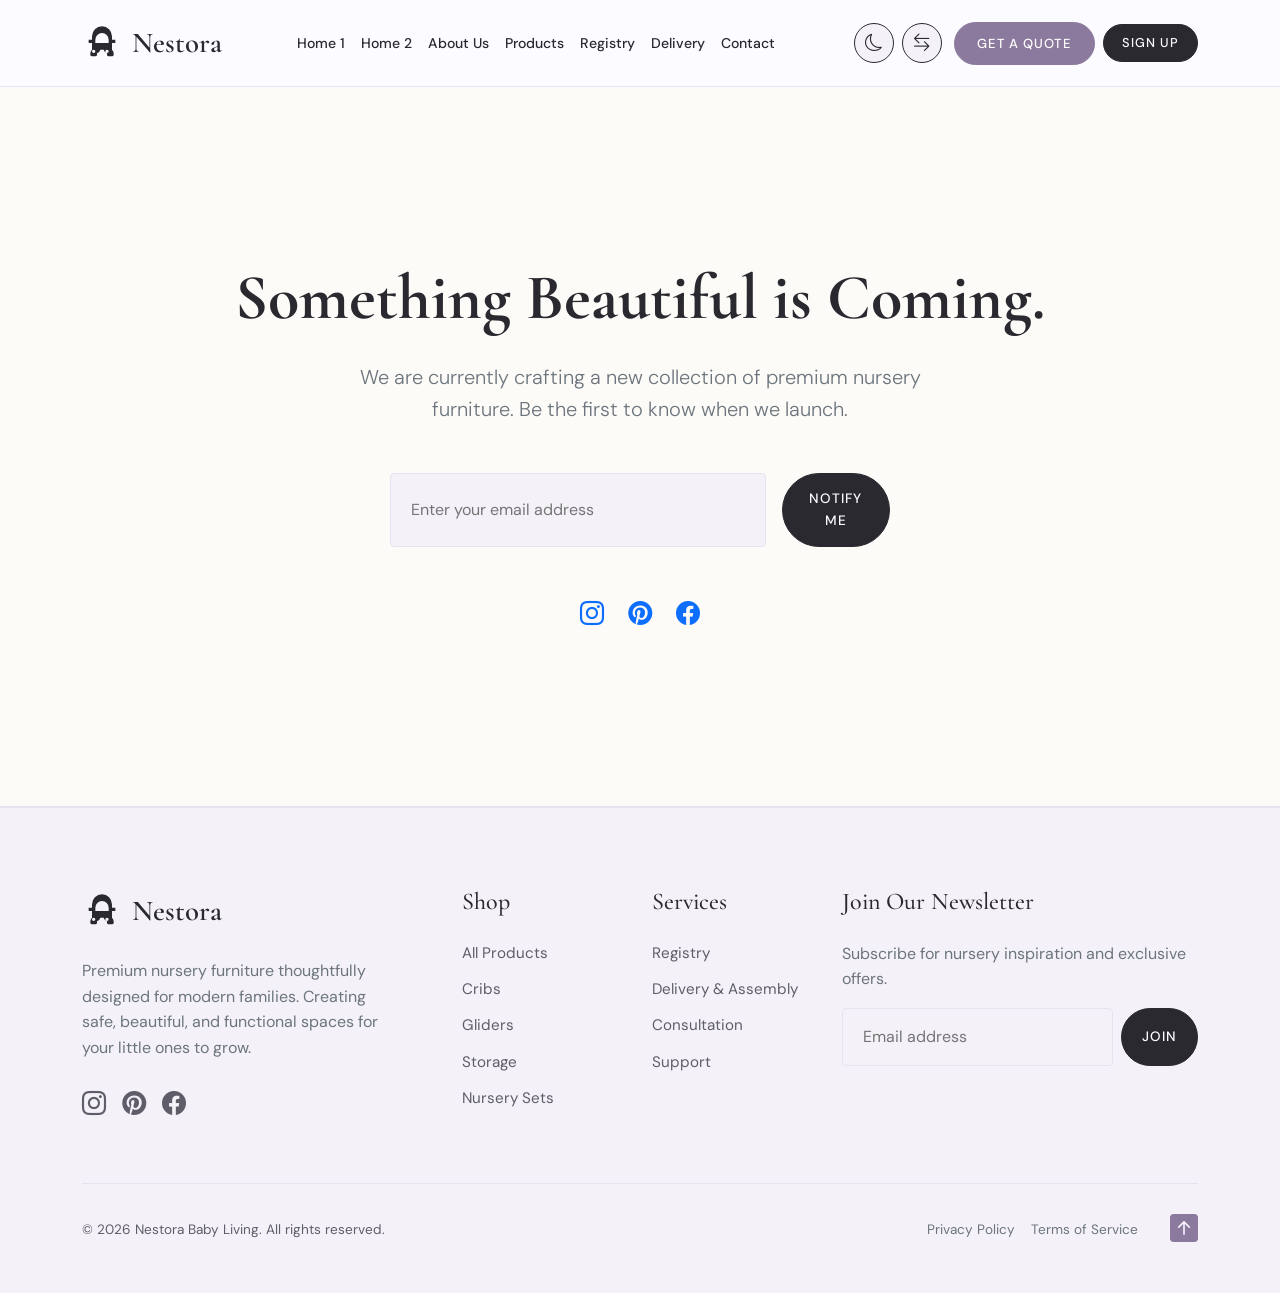
<file: coming-soon.html>
<!DOCTYPE html>
<html lang="en">
<head>
    <meta charset="UTF-8">
    <meta name="viewport" content="width=device-width, initial-scale=1.0">
    <meta name="description" content="Nestora Baby Living - Coming Soon">
    <title>Nestora Baby Living | Coming Soon</title>
    
    <link href="https://cdn.jsdelivr.net/npm/bootstrap@5.3.0/dist/css/bootstrap.min.css" rel="stylesheet">
    <link rel="stylesheet" href="https://cdn.jsdelivr.net/npm/bootstrap-icons@1.10.5/font/bootstrap-icons.css">
    <link rel="stylesheet" href="css/style.css">
<link rel="icon" type="image/svg+xml" href="images/favicon.svg">
</head>
<body>

    <!-- Header -->
    <header class="navbar-custom">
        <div class="container d-flex justify-content-between align-items-center">
            <a href="index.html" class="navbar-brand">
                <svg class="brand-logo-icon" viewBox="0 0 24 24" xmlns="http://www.w3.org/2000/svg">
                    <path fill="currentColor" d="M12 2a6 6 0 0 0-6 6v2H4v2h2v4a3 3 0 0 0-1 2.2V19a1 1 0 0 0 1 1h2a1 1 0 0 0 1-1v-.8A3.01 3.01 0 0 0 11 16h2a3.01 3.01 0 0 0 2 2.2V19a1 1 0 0 0 1 1h2a1 1 0 0 0 1-1v-.8a3 3 0 0 0-1-2.2v-4h2v-2h-2V8a6 6 0 0 0-6-6zm-4 8a4 4 0 0 1 8 0v2H8v-2zm-1 8a1 1 0 1 1 0-2 1 1 0 0 1 0 2zm8 0a1 1 0 1 1 0-2 1 1 0 0 1 0 2z"/>
                </svg>
                Nestora
            </a>
            <nav class="d-none d-xl-flex align-items-center">
                <a href="index.html" class="nav-link">Home 1</a>
                <a href="home-2.html" class="nav-link">Home 2</a>
                <a href="about.html" class="nav-link">About Us</a>
                <a href="products.html" class="nav-link">Products</a>
                <a href="registry-services.html" class="nav-link">Registry</a>
                <a href="assembly-delivery.html" class="nav-link">Delivery</a>
                <a href="contact.html" class="nav-link">Contact</a>
            </nav>
            <div class="nav-controls d-flex align-items-center">
                <div class="d-none d-xl-flex align-items-center desktop-nav-actions">
                    <button class="icon-btn theme-toggle-btn" aria-label="Toggle Dark Mode">
                        <i class="bi bi-moon-stars"></i>
                    </button>
                    <button class="icon-btn rtl-toggle-btn" aria-label="Toggle RTL">
                        <i class="bi bi-arrow-left-right"></i>
                    </button>
                    <button type="button" class="btn-cta-quote ms-2" data-bs-toggle="modal" data-bs-target="#quoteModal">
                        Get a Quote
                    </button>
                    <a href="signup.html" class="btn-primary-custom ms-2" style="padding: 8px 16px; font-size: 0.9rem;">Sign Up</a>
                </div>
                <button class="navbar-toggler d-xl-none ms-2" type="button" data-bs-toggle="offcanvas" data-bs-target="#mobileMenu" aria-label="Toggle Navigation">
                    <i class="bi bi-list fs-2"></i>
                </button>
            </div>
        </div>
        <!-- Mobile Menu -->
        <div class="offcanvas offcanvas-start" tabindex="-1" id="mobileMenu" aria-labelledby="mobileMenuLabel" style="background-color: var(--bg-primary);">
            <div class="offcanvas-header border-bottom" style="border-color: var(--border-color) !important;">
                <h5 class="offcanvas-title font-heading d-flex align-items-center" id="mobileMenuLabel" style="color: var(--text-primary); font-weight: 700;">
                    <svg class="brand-logo-icon me-2" viewBox="0 0 24 24" xmlns="http://www.w3.org/2000/svg" style="width: 24px; height: 24px; color: var(--primary-color);">
                        <path fill="currentColor" d="M12 2a6 6 0 0 0-6 6v2H4v2h2v4a3 3 0 0 0-1 2.2V19a1 1 0 0 0 1 1h2a1 1 0 0 0 1-1v-.8A3.01 3.01 0 0 0 11 16h2a3.01 3.01 0 0 0 2 2.2V19a1 1 0 0 0 1 1h2a1 1 0 0 0 1-1v-.8a3 3 0 0 0-1-2.2v-4h2v-2h-2V8a6 6 0 0 0-6-6zm-4 8a4 4 0 0 1 8 0v2H8v-2zm-1 8a1 1 0 1 1 0-2 1 1 0 0 1 0 2zm8 0a1 1 0 1 1 0-2 1 1 0 0 1 0 2z"/>
                    </svg>
                    Nestora
                </h5>
                <button type="button" class="btn-close" data-bs-dismiss="offcanvas" aria-label="Close"></button>
            </div>
            <div class="offcanvas-body py-4">
                <nav class="d-flex flex-column gap-3">
                    <a href="index.html" class="nav-link">Home 1</a>
                    <a href="home-2.html" class="nav-link">Home 2</a>
                    <a href="about.html" class="nav-link">About Us</a>
                    <a href="products.html" class="nav-link">Products</a>
                    <a href="registry-services.html" class="nav-link">Registry</a>
                    <a href="assembly-delivery.html" class="nav-link">Delivery</a>
                    <a href="contact.html" class="nav-link">Contact</a>
                    <button type="button" class="btn-cta-quote text-center w-100" data-bs-toggle="modal" data-bs-target="#quoteModal">
                        Get a Quote
                    </button>
                    <hr class="my-2 border-secondary" style="opacity: 0.2;">
                    <div class="d-flex gap-3 align-items-center justify-content-center">
                        <button class="icon-btn theme-toggle-btn" aria-label="Toggle Dark Mode">
                            <i class="bi bi-moon-stars"></i>
                        </button>
                        <button class="icon-btn rtl-toggle-btn" aria-label="Toggle RTL">
                            <i class="bi bi-arrow-left-right"></i>
                        </button>
                    </div>
                    <a href="signup.html" class="btn-primary-custom text-center w-100 mt-2" style="padding: 10px;">Sign Up</a>
                </nav>
            </div>
        </div>
    </header>

    <main>
        <section class="d-flex align-items-center text-center position-relative" style="min-height: 80vh; background: linear-gradient(rgba(253, 251, 247, 0.9), rgba(253, 251, 247, 0.9)), url('https://images.unsplash.com/photo-1519689680058-324335c77eba?q=80&w=1920&auto=format&fit=crop') center/cover; border-bottom: 1px solid var(--border-color);">
            <div class="container position-relative z-2 animate-fade-up">
                <h1 class="display-3 font-heading fw-bold mb-4">Something Beautiful is Coming.</h1>
                <p class="lead text-secondary mx-auto mb-5" style="max-width: 600px;">We are currently crafting a new collection of premium nursery furniture. Be the first to know when we launch.</p>
                
                <form class="d-flex flex-column flex-sm-row gap-3 justify-content-center mx-auto" style="max-width: 500px;">
                    <input type="email" class="custom-form-control" placeholder="Enter your email address" required>
                    <button type="submit" class="btn-primary-custom px-4">Notify Me</button>
                </form>
                
                <div class="mt-5 d-flex gap-4 justify-content-center">
                    <a href="#" class="text-primary fs-4"><i class="bi bi-instagram"></i></a>
                    <a href="#" class="text-primary fs-4"><i class="bi bi-pinterest"></i></a>
                    <a href="#" class="text-primary fs-4"><i class="bi bi-facebook"></i></a>
                </div>
            </div>
        </section>
    </main>

    <!-- Footer -->
    <footer class="footer-custom">
        <div class="container">
            <div class="row g-4">
                <div class="col-lg-4 pe-lg-5">
                    <a href="index.html" class="navbar-brand mb-4 d-inline-flex">
                        <svg class="brand-logo-icon" viewBox="0 0 24 24" xmlns="http://www.w3.org/2000/svg">
                            <path fill="currentColor" d="M12 2a6 6 0 0 0-6 6v2H4v2h2v4a3 3 0 0 0-1 2.2V19a1 1 0 0 0 1 1h2a1 1 0 0 0 1-1v-.8A3.01 3.01 0 0 0 11 16h2a3.01 3.01 0 0 0 2 2.2V19a1 1 0 0 0 1 1h2a1 1 0 0 0 1-1v-.8a3 3 0 0 0-1-2.2v-4h2v-2h-2V8a6 6 0 0 0-6-6zm-4 8a4 4 0 0 1 8 0v2H8v-2zm-1 8a1 1 0 1 1 0-2 1 1 0 0 1 0 2zm8 0a1 1 0 1 1 0-2 1 1 0 0 1 0 2z"/>
                        </svg>
                        Nestora
                    </a>
                    <p class="text-secondary mb-4">Premium nursery furniture thoughtfully designed for modern families. Creating safe, beautiful, and functional spaces for your little ones to grow.</p>
                    <div class="d-flex gap-3">
                        <a href="#" class="social-icon-link fs-4"><i class="bi bi-instagram"></i></a>
                        <a href="#" class="social-icon-link fs-4"><i class="bi bi-pinterest"></i></a>
                        <a href="#" class="social-icon-link fs-4"><i class="bi bi-facebook"></i></a>
                    </div>
                </div>
                
                <div class="col-lg-2 col-md-4">
                    <h4 class="footer-title">Shop</h4>
                    <a href="products.html" class="footer-link">All Products</a>
                    <a href="#" class="footer-link">Cribs</a>
                    <a href="#" class="footer-link">Gliders</a>
                    <a href="#" class="footer-link">Storage</a>
                    <a href="#" class="footer-link">Nursery Sets</a>
                </div>
                
                <div class="col-lg-2 col-md-4">
                    <h4 class="footer-title">Services</h4>
                    <a href="registry-services.html" class="footer-link">Registry</a>
                    <a href="assembly-delivery.html" class="footer-link">Delivery & Assembly</a>
                    <a href="registry-services.html" class="footer-link">Consultation</a>
                    <a href="contact.html" class="footer-link">Support</a>
                </div>
                
                <div class="col-lg-4 col-md-4">
                    <h4 class="footer-title">Join Our Newsletter</h4>
                    <p class="text-secondary mb-3">Subscribe for nursery inspiration and exclusive offers.</p>
                    <form class="d-flex gap-2">
                        <input type="email" class="custom-form-control" placeholder="Email address" required>
                        <button type="submit" class="btn-primary-custom" style="padding: 10px 20px;">Join</button>
                    </form>
                </div>
            </div>
            
                        <div class="footer-bottom d-flex flex-wrap justify-content-between align-items-center">
                <div>&copy; 2026 Nestora Baby Living. All rights reserved.</div>
                <div class="d-flex align-items-center gap-3 mt-3 mt-md-0">
                    <a href="#" class="text-secondary text-decoration-none">Privacy Policy</a>
                    <a href="#" class="text-secondary text-decoration-none">Terms of Service</a>
                    <a href="#" class="social-icon-link ms-md-3" aria-label="Back to top" onclick="window.scrollTo({top: 0, behavior: 'smooth'}); return false;">
                        <i class="bi bi-arrow-up-square-fill fs-3" style="color: var(--accent-terracotta);"></i>
                    </a>
            </div>
        </div>
    </footer>

    <!-- Nursery Furniture & Framing Quote Modal -->
    <div class="modal fade" id="quoteModal" tabindex="-1" aria-labelledby="quoteModalLabel" aria-hidden="true">
        <div class="modal-dialog modal-lg modal-dialog-centered">
            <div class="modal-content modal-content-custom">
                <div class="modal-header">
                    <div>
                        <h4 class="modal-title font-heading mb-1" id="quoteModalLabel">Nursery Furniture & Framing Quote</h4>
                        <p class="small text-secondary mb-0">Select your preferred pieces to instantly calculate costs and receive an itemized proposal.</p>
                    </div>
                    <button type="button" class="btn-close" data-bs-dismiss="modal" aria-label="Close"></button>
                </div>
                <div class="modal-body p-4">
                    <form id="nurseryQuoteForm">
                        <div class="row g-4">
                            <div class="col-md-7">
                                <h5 class="h6 text-uppercase fw-bold mb-3 text-secondary">1. Select Nursery Items</h5>
                                <div class="list-group mb-3">
                                    <label class="list-group-item d-flex justify-content-between align-items-center bg-transparent border-color py-3">
                                        <div class="form-check">
                                            <input class="form-check-input quote-item-check me-2" type="checkbox" data-price="699" checked>
                                            <strong>Aspen Convertible 4-in-1 Crib</strong>
                                            <small class="d-block text-secondary">GREENGUARD Gold certified Appalachian Oak</small>
                                        </div>
                                        <span class="fw-bold">$699</span>
                                    </label>

                                    <label class="list-group-item d-flex justify-content-between align-items-center bg-transparent border-color py-3">
                                        <div class="form-check">
                                            <input class="form-check-input quote-item-check me-2" type="checkbox" data-price="749" checked>
                                            <strong>Cloud Bouclé Nursery Glider</strong>
                                            <small class="d-block text-secondary">360° whisper glide with stain-resistant fabric</small>
                                        </div>
                                        <span class="fw-bold">$749</span>
                                    </label>

                                    <label class="list-group-item d-flex justify-content-between align-items-center bg-transparent border-color py-3">
                                        <div class="form-check">
                                            <input class="form-check-input quote-item-check me-2" type="checkbox" data-price="849" checked>
                                            <strong>6-Drawer Soft-Close Dresser</strong>
                                            <small class="d-block text-secondary">English dovetail solid wood joinery</small>
                                        </div>
                                        <span class="fw-bold">$849</span>
                                    </label>

                                    <label class="list-group-item d-flex justify-content-between align-items-center bg-transparent border-color py-3">
                                        <div class="form-check">
                                            <input class="form-check-input quote-item-check me-2" type="checkbox" data-price="149">
                                            <strong>Universal Changing Table Topper</strong>
                                            <small class="d-block text-secondary">Attaches securely with anti-scratch felt</small>
                                        </div>
                                        <span class="fw-bold">$149</span>
                                    </label>

                                    <label class="list-group-item d-flex justify-content-between align-items-center bg-transparent border-color py-3">
                                        <div class="form-check">
                                            <input class="form-check-input quote-item-check me-2" type="checkbox" data-price="199" checked>
                                            <strong>Archival Keepsake Art & Memory Frame</strong>
                                            <small class="d-block text-secondary">99% UV museum glass & engraved nameplate</small>
                                        </div>
                                        <span class="fw-bold">$199</span>
                                    </label>
                                </div>

                                <div class="form-check p-3 bg-secondary-custom rounded mb-3">
                                    <input class="form-check-input" type="checkbox" id="quoteAssemblyCheck" checked>
                                    <label class="form-check-label fw-bold" for="quoteAssemblyCheck">
                                        Include White-Glove In-Room Assembly & Packaging Removal
                                    </label>
                                    <small class="d-block text-secondary" id="quoteAssemblyNote">Complimentary on orders $1,500+</small>
                                </div>
                            </div>

                            <div class="col-md-5">
                                <div class="quote-summary-box mb-4">
                                    <h5 class="font-heading mb-3">Cost Breakdown</h5>
                                    <div class="d-flex justify-content-between mb-2">
                                        <span class="text-secondary">Subtotal:</span>
                                        <strong id="quoteSubtotalDisplay">$2,496</strong>
                                    </div>
                                    <div class="d-flex justify-content-between mb-2 text-success">
                                        <span>Nursery Bundle Discount (15%):</span>
                                        <strong id="quoteDiscountDisplay">-$374</strong>
                                    </div>
                                    <div class="d-flex justify-content-between mb-3 text-secondary">
                                        <span>White-Glove Delivery:</span>
                                        <span class="text-success fw-bold">FREE</span>
                                    </div>
                                    <hr class="border-color">
                                    <div class="d-flex justify-content-between align-items-center">
                                        <span class="h5 mb-0">Total Estimated:</span>
                                        <h4 class="font-heading text-terracotta mb-0" id="quoteTotalDisplay">$2,122</h4>
                                    </div>
                                </div>

                                <h5 class="h6 text-uppercase fw-bold mb-3 text-secondary">2. Contact Details</h5>
                                <div class="mb-2">
                                    <input type="text" class="custom-form-control" placeholder="Full Name" required>
                                </div>
                                <div class="mb-2">
                                    <input type="email" class="custom-form-control" placeholder="Email Address" required>
                                </div>
                                <div class="mb-3">
                                    <input type="tel" class="custom-form-control" placeholder="Phone Number">
                                </div>
                                <button type="submit" class="btn-primary-custom w-100 py-3">Submit Quote Request</button>
                            </div>
                        </div>
                    </form>

                    <div id="quoteSuccessMessage" class="d-none text-center py-4">
                        <i class="bi bi-check-circle-fill text-success fs-1 mb-3"></i>
                        <h4 class="font-heading mb-2">Quote Generated Successfully!</h4>
                        <p class="text-secondary mb-3">Your custom nursery estimate reference is <strong id="quoteReferenceCode" class="text-primary">NST-847291</strong>. An itemized proposal has been sent to your email.</p>
                        <a href="products.html" class="btn-primary-custom">Explore Matching Products</a>
                    </div>
                </div>
            </div>
        </div>
    </div>

    <script src="https://cdn.jsdelivr.net/npm/bootstrap@5.3.0/dist/js/bootstrap.bundle.min.js"></script>
    <script src="js/main.js"></script>
</body>
</html>
</file>
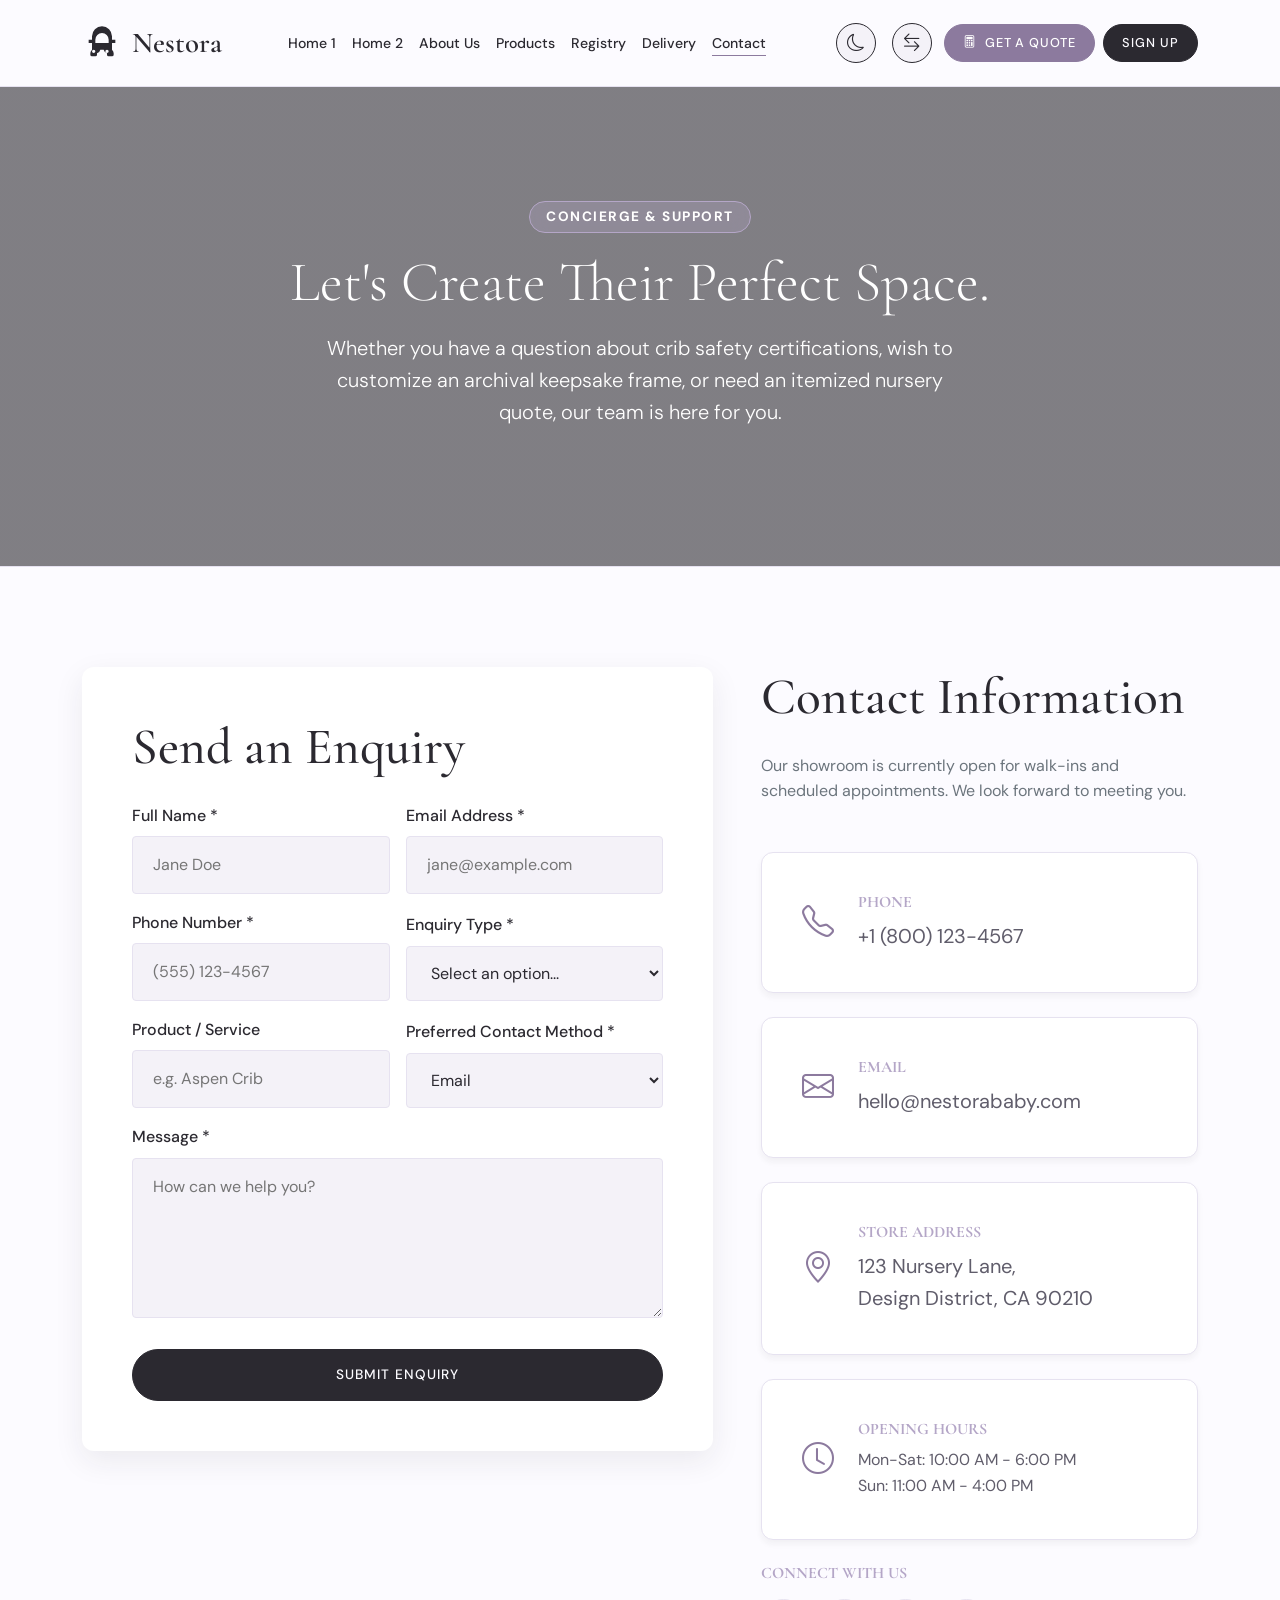
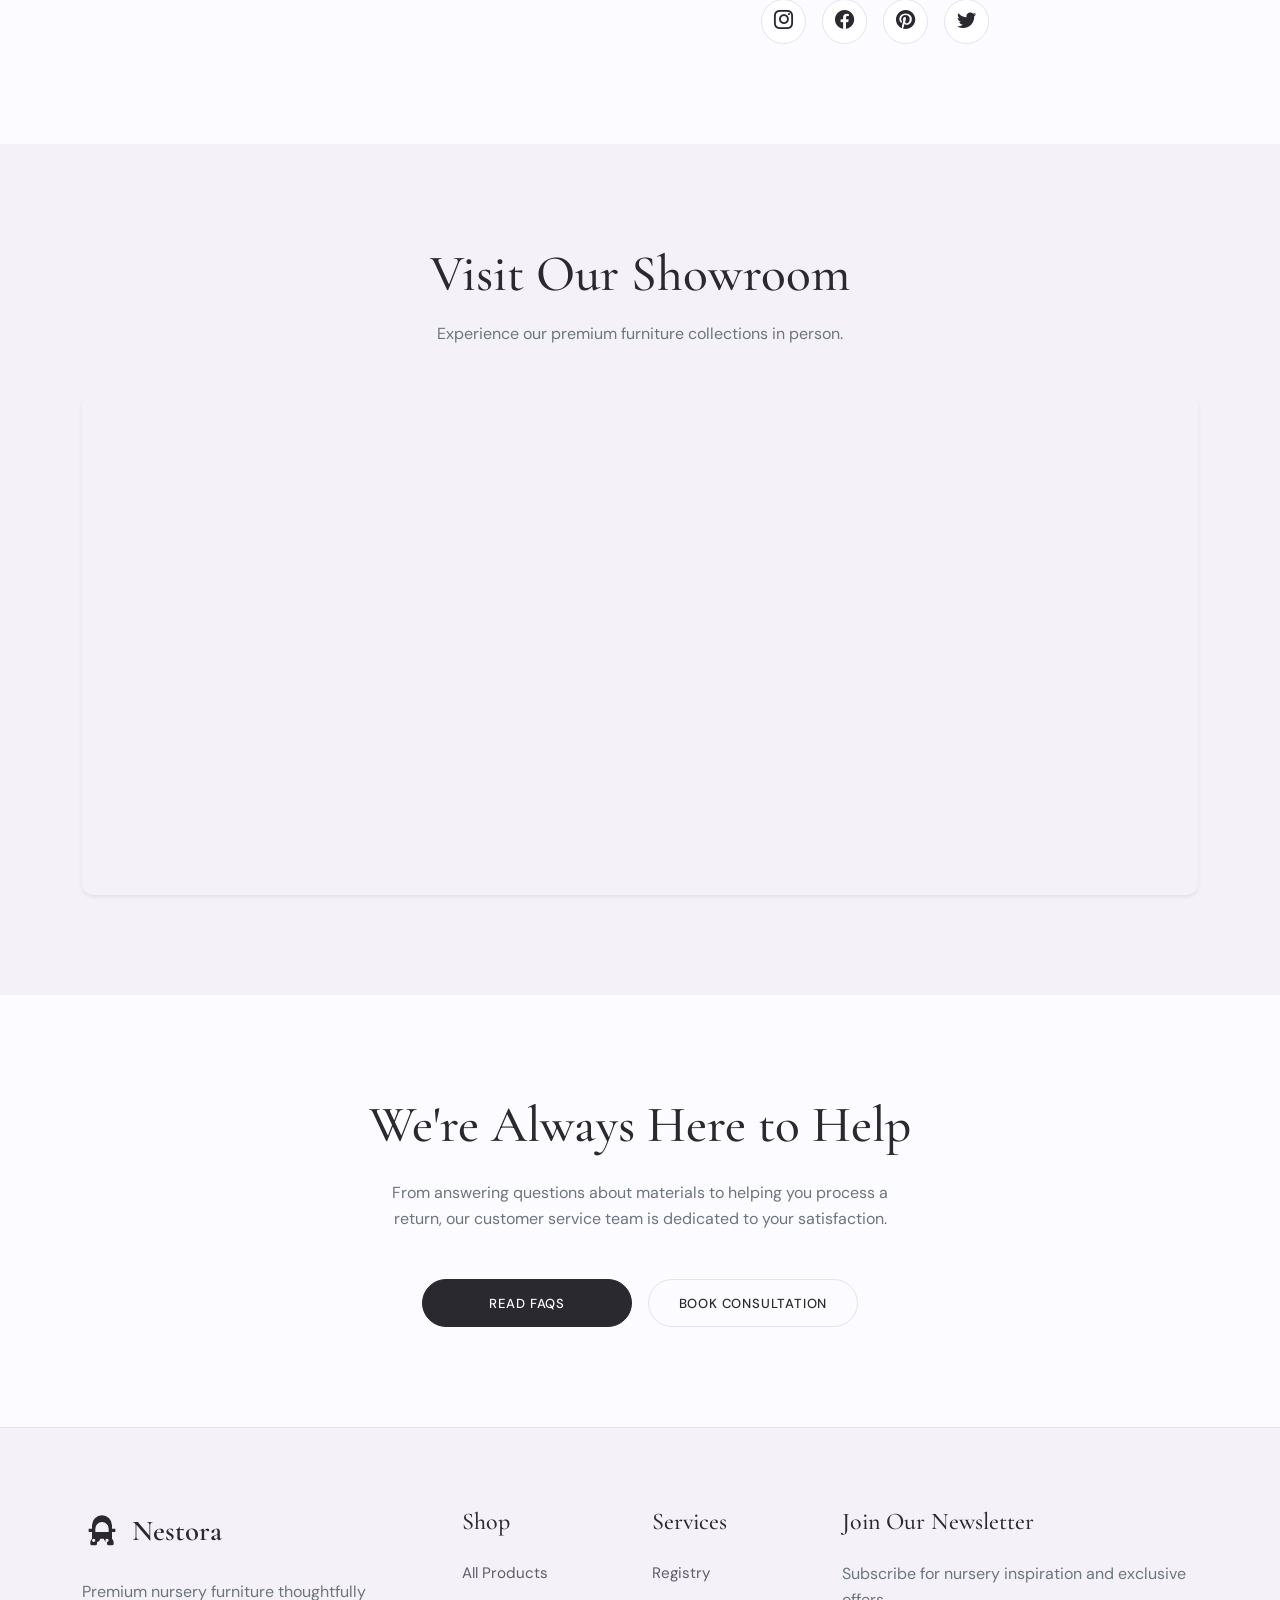
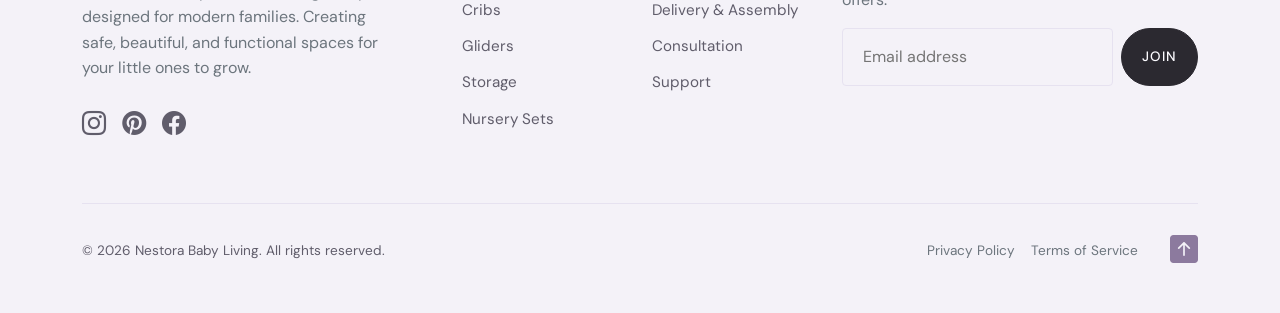
<file: contact.html>
<!DOCTYPE html>
<html lang="en">
<head>
    <meta charset="UTF-8">
    <meta name="viewport" content="width=device-width, initial-scale=1.0">
    <meta name="description" content="Contact Nestora Baby Living - Get in touch with our nursery design experts.">
    <title>Nestora Baby Living | Contact Us</title>
    
    <link href="https://cdn.jsdelivr.net/npm/bootstrap@5.3.0/dist/css/bootstrap.min.css" rel="stylesheet">
    <link rel="stylesheet" href="https://cdn.jsdelivr.net/npm/bootstrap-icons@1.10.5/font/bootstrap-icons.css">
    <link rel="stylesheet" href="css/style.css">
    <style>
        .contact-hero { background-color: var(--bg-secondary); padding: 80px 0; border-bottom: 1px solid var(--border-color); }
        .contact-info-card { padding: 40px; background-color: var(--bg-tertiary); border-radius: var(--border-radius-md); box-shadow: var(--shadow-sm); height: 100%; border: 1px solid var(--border-color); transition: transform 0.3s ease; }
        .contact-info-card:hover { transform: translateY(-5px); box-shadow: var(--shadow-md); }
        .contact-icon { font-size: 2rem; color: var(--accent-terracotta); margin-bottom: 20px; }
        
        .map-container { width: 100%; height: 500px; background-color: var(--bg-secondary); border-radius: var(--border-radius-md); overflow: hidden; position: relative; }
        .map-placeholder { width: 100%; height: 100%; display: flex; flex-direction: column; align-items: center; justify-content: center; background-color: #e5e3df; color: var(--text-secondary); }
        [data-theme="dark"] .map-placeholder { background-color: #242424; }
        
        .contact-form-container { background-color: var(--bg-tertiary); padding: 50px; border-radius: var(--border-radius-md); box-shadow: var(--shadow-md); }
        @media (max-width: 767px) {
            .contact-form-container { padding: 30px; }
        }
        
        .invalid-feedback { font-size: 0.85rem; color: #dc3545; }
        
        .social-icon-contact { display: inline-flex; align-items: center; justify-content: center; width: 45px; height: 45px; background-color: var(--bg-tertiary); color: var(--text-primary); border: 1px solid var(--border-color); border-radius: 50%; font-size: 1.2rem; transition: all 0.3s ease; text-decoration: none; }
        .social-icon-contact:hover { background-color: var(--accent-sage); color: #fff; border-color: var(--accent-sage); transform: translateY(-3px); box-shadow: var(--shadow-sm); }
    </style>
<link rel="icon" type="image/svg+xml" href="images/favicon.svg">
</head>
<body>

    <!-- Header -->
    <header class="navbar-custom">
        <div class="container d-flex justify-content-between align-items-center">
            <a href="index.html" class="navbar-brand">
                <svg class="brand-logo-icon" viewBox="0 0 24 24" xmlns="http://www.w3.org/2000/svg">
                    <path fill="currentColor" d="M12 2a6 6 0 0 0-6 6v2H4v2h2v4a3 3 0 0 0-1 2.2V19a1 1 0 0 0 1 1h2a1 1 0 0 0 1-1v-.8A3.01 3.01 0 0 0 11 16h2a3.01 3.01 0 0 0 2 2.2V19a1 1 0 0 0 1 1h2a1 1 0 0 0 1-1v-.8a3 3 0 0 0-1-2.2v-4h2v-2h-2V8a6 6 0 0 0-6-6zm-4 8a4 4 0 0 1 8 0v2H8v-2zm-1 8a1 1 0 1 1 0-2 1 1 0 0 1 0 2zm8 0a1 1 0 1 1 0-2 1 1 0 0 1 0 2z"/>
                </svg>
                Nestora
            </a>
            <nav class="d-none d-xl-flex align-items-center">
                <a href="index.html" class="nav-link">Home 1</a>
                <a href="home-2.html" class="nav-link">Home 2</a>
                <a href="about.html" class="nav-link">About Us</a>
                <a href="products.html" class="nav-link">Products</a>
                <a href="registry-services.html" class="nav-link">Registry</a>
                <a href="assembly-delivery.html" class="nav-link">Delivery</a>
                <a href="contact.html" class="nav-link active">Contact</a>
            </nav>
            <div class="nav-controls d-flex align-items-center">
                <div class="d-none d-xl-flex align-items-center gap-2 desktop-nav-actions">
                    <button class="icon-btn theme-toggle-btn" aria-label="Toggle Dark Mode">
                        <i class="bi bi-moon"></i>
                    </button>
                    <button class="icon-btn rtl-toggle-btn" aria-label="Toggle RTL">
                        <i class="bi bi-arrow-left-right"></i>
                    </button>
                    <a href="#quoteModal" data-bs-toggle="modal" class="btn-cta-quote btn-nav-cta">
                        <i class="bi bi-calculator"></i> Get a Quote
                    </a>
                    <a href="signup.html" class="btn-primary-custom" style="padding: 8px 16px; font-size: 0.85rem;">Sign Up</a>
                </div>
                <button class="navbar-toggler d-xl-none ms-2" type="button" data-bs-toggle="offcanvas" data-bs-target="#mobileMenu" aria-label="Toggle Navigation">
                    <i class="bi bi-list fs-2"></i>
                </button>
            </div>
        </div>
        <!-- Mobile Menu -->
        <div class="offcanvas offcanvas-start" tabindex="-1" id="mobileMenu" aria-labelledby="mobileMenuLabel" style="background-color: var(--bg-primary);">
            <div class="offcanvas-header border-bottom" style="border-color: var(--border-color) !important;">
                <h5 class="offcanvas-title font-heading d-flex align-items-center" id="mobileMenuLabel" style="color: var(--text-primary); font-weight: 700;">
                    <svg class="brand-logo-icon me-2" viewBox="0 0 24 24" xmlns="http://www.w3.org/2000/svg" style="width: 24px; height: 24px;">
                        <path fill="currentColor" d="M12 2a6 6 0 0 0-6 6v2H4v2h2v4a3 3 0 0 0-1 2.2V19a1 1 0 0 0 1 1h2a1 1 0 0 0 1-1v-.8A3.01 3.01 0 0 0 11 16h2a3.01 3.01 0 0 0 2 2.2V19a1 1 0 0 0 1 1h2a1 1 0 0 0 1-1v-.8a3 3 0 0 0-1-2.2v-4h2v-2h-2V8a6 6 0 0 0-6-6zm-4 8a4 4 0 0 1 8 0v2H8v-2zm-1 8a1 1 0 1 1 0-2 1 1 0 0 1 0 2zm8 0a1 1 0 1 1 0-2 1 1 0 0 1 0 2z"/>
                    </svg>
                    Nestora
                </h5>
                <button type="button" class="btn-close" data-bs-dismiss="offcanvas" aria-label="Close"></button>
            </div>
            <div class="offcanvas-body py-4">
                <nav class="d-flex flex-column gap-3">
                    <a href="index.html" class="nav-link">Home 1</a>
                    <a href="home-2.html" class="nav-link">Home 2</a>
                    <a href="about.html" class="nav-link">About Us</a>
                    <a href="products.html" class="nav-link">Products</a>
                    <a href="registry-services.html" class="nav-link">Registry</a>
                    <a href="assembly-delivery.html" class="nav-link">Delivery</a>
                    <a href="contact.html" class="nav-link active">Contact</a>
                    <hr class="my-2 border-secondary" style="opacity: 0.2;">
                    <div class="d-flex gap-3 align-items-center justify-content-center">
                        <button class="icon-btn theme-toggle-btn" aria-label="Toggle Dark Mode">
                            <i class="bi bi-moon"></i>
                        </button>
                        <button class="icon-btn rtl-toggle-btn" aria-label="Toggle RTL">
                            <i class="bi bi-arrow-left-right"></i>
                        </button>
                    </div>
                    <a href="#quoteModal" data-bs-toggle="modal" class="btn-cta-quote text-center w-100 mt-2 justify-content-center">
                        <i class="bi bi-calculator"></i> Get a Quote
                    </a>
                    <a href="signup.html" class="btn-primary-custom text-center w-100 mt-2" style="padding: 10px;">Sign Up</a>
                </nav>
            </div>
        </div>
    </header>

    <main>
        <!-- Section 1 - Contact Hero (Consistent Height matching subpages) -->
        <section class="contact-hero text-center position-relative overflow-hidden d-flex align-items-center" style="background: linear-gradient(rgba(26,24,30,0.55), rgba(26,24,30,0.55)), url('https://images.pexels.com/photos/36276506/pexels-photo-36276506.jpeg') center/cover no-repeat;">
            <div class="container position-relative z-2 animate-fade-up">
                <span class="badge px-3 py-2 rounded-pill mb-3" style="background: rgba(180, 166, 199, 0.3); backdrop-filter: blur(8px); border: 1px solid var(--accent-sage); font-size: 0.85rem; letter-spacing: 1.5px; text-transform: uppercase;">
                    Concierge & Support
                </span>
                <h1 class="display-4 font-heading mb-3 text-white">Let's Create Their Perfect Space.</h1>
                <p class="lead mx-auto mb-4 text-white opacity-90" style="max-width: 650px;">Whether you have a question about crib safety certifications, wish to customize an archival keepsake frame, or need an itemized nursery quote, our team is here for you.</p>

            </div>
        </section>

        <!-- Section 2 - Enquiry Form & Section 3 - Contact Info -->
        <section class="padding-y">
            <div class="container">
                <div class="row g-5">
                    <!-- Form (Section 2) -->
                    <div class="col-lg-7 animate-slide-right">
                        <div class="contact-form-container">
                            <h2 class="mb-4">Send an Enquiry</h2>
                            <form id="contactForm" action="https://formspree.io/f/your_form_endpoint_here" method="POST" novalidate>
                                <div class="row g-3">
                                    <div class="col-md-6 d-flex flex-column justify-content-end">
                                        <label for="fullName" class="form-label">Full Name *</label>
                                        <input type="text" class="custom-form-control" id="fullName" name="name" required placeholder="Jane Doe">
                                        <div class="invalid-feedback">Please provide your full name.</div>
                                    </div>
                                    <div class="col-md-6 d-flex flex-column justify-content-end">
                                        <label for="emailAddress" class="form-label">Email Address *</label>
                                        <input type="email" class="custom-form-control" id="emailAddress" name="email" required placeholder="jane@example.com">
                                        <div class="invalid-feedback">Please provide a valid email address.</div>
                                    </div>
                                    <div class="col-md-6 d-flex flex-column justify-content-end">
                                        <label for="phoneNumber" class="form-label">Phone Number *</label>
                                        <input type="tel" class="custom-form-control" id="phoneNumber" name="phone" required placeholder="(555) 123-4567" pattern="^[0-9\-\+\s\(\)]{10,15}$">
                                        <div class="invalid-feedback">Please provide a valid phone number.</div>
                                    </div>
                                    <div class="col-md-6 d-flex flex-column justify-content-end">
                                        <label for="enquiryType" class="form-label">Enquiry Type *</label>
                                        <select class="custom-form-control" id="enquiryType" name="type" required>
                                            <option value="" selected disabled>Select an option...</option>
                                            <option value="General Question">General Question</option>
                                            <option value="Order Status">Order Status</option>
                                            <option value="Registry Support">Registry Support</option>
                                            <option value="Design Consultation">Design Consultation</option>
                                        </select>
                                        <div class="invalid-feedback">Please select an enquiry type.</div>
                                    </div>
                                    <div class="col-md-6 d-flex flex-column justify-content-end">
                                        <label for="productService" class="form-label">Product / Service</label>
                                        <input type="text" class="custom-form-control" id="productService" name="product" placeholder="e.g. Aspen Crib">
                                    </div>
                                    <div class="col-md-6 d-flex flex-column justify-content-end">
                                        <label for="contactMethod" class="form-label">Preferred Contact Method *</label>
                                        <select class="custom-form-control" id="contactMethod" name="contactMethod" required>
                                            <option value="Email" selected>Email</option>
                                            <option value="Phone">Phone</option>
                                        </select>
                                    </div>
                                    <div class="col-12">
                                        <label for="message" class="form-label">Message *</label>
                                        <textarea class="custom-form-control" id="message" name="message" rows="5" required placeholder="How can we help you?"></textarea>
                                        <div class="invalid-feedback">Please enter your message.</div>
                                    </div>
                                    <div class="col-12 mt-4">
                                        <button type="submit" class="btn-primary-custom w-100">Submit Enquiry</button>
                                    </div>
                                </div>
                            </form>
                        </div>
                    </div>

                    <!-- Info (Section 3) -->
                    <div class="col-lg-5 animate-slide-left">
                        <h2 class="mb-4">Contact Information</h2>
                        <p class="text-secondary mb-5">Our showroom is currently open for walk-ins and scheduled appointments. We look forward to meeting you.</p>
                        
                        <div class="row g-4">
                            <div class="col-md-6 col-lg-12">
                                <div class="contact-info-card text-center text-sm-start d-sm-flex align-items-center gap-4">
                                    <i class="bi bi-telephone contact-icon mb-3 mb-sm-0"></i>
                                    <div>
                                        <h4 class="h6 text-uppercase fw-bold text-sage">Phone</h4>
                                        <p class="mb-0 fs-5">+1 (800) 123-4567</p>
                                    </div>
                                </div>
                            </div>
                            <div class="col-md-6 col-lg-12">
                                <div class="contact-info-card text-center text-sm-start d-sm-flex align-items-center gap-4">
                                    <i class="bi bi-envelope contact-icon mb-3 mb-sm-0"></i>
                                    <div>
                                        <h4 class="h6 text-uppercase fw-bold text-sage">Email</h4>
                                        <p class="mb-0 fs-5">hello@nestorababy.com</p>
                                    </div>
                                </div>
                            </div>
                            <div class="col-md-6 col-lg-12">
                                <div class="contact-info-card text-center text-sm-start d-sm-flex align-items-center gap-4">
                                    <i class="bi bi-geo-alt contact-icon mb-3 mb-sm-0"></i>
                                    <div>
                                        <h4 class="h6 text-uppercase fw-bold text-sage">Store Address</h4>
                                        <p class="mb-0 fs-5">123 Nursery Lane,<br>Design District, CA 90210</p>
                                    </div>
                                </div>
                            </div>
                            <div class="col-md-6 col-lg-12">
                                <div class="contact-info-card text-center text-sm-start d-sm-flex align-items-center gap-4">
                                    <i class="bi bi-clock contact-icon mb-3 mb-sm-0"></i>
                                    <div>
                                        <h4 class="h6 text-uppercase fw-bold text-sage">Opening Hours</h4>
                                        <p class="mb-0">Mon-Sat: 10:00 AM - 6:00 PM<br>Sun: 11:00 AM - 4:00 PM</p>
                                    </div>
                                </div>
                            </div>
                            <div class="col-12 mt-4">
                                <h4 class="h6 text-uppercase fw-bold text-sage mb-3">Connect With Us</h4>
                                <div class="d-flex gap-3">
                                    <a href="#" class="social-icon-contact"><i class="bi bi-instagram"></i></a>
                                    <a href="#" class="social-icon-contact"><i class="bi bi-facebook"></i></a>
                                    <a href="#" class="social-icon-contact"><i class="bi bi-pinterest"></i></a>
                                    <a href="#" class="social-icon-contact"><i class="bi bi-twitter"></i></a>
                                </div>
                            </div>
                        </div>
                    </div>
                </div>
            </div>
        </section>

        <!-- Section 4 - Store Location -->
        <section class="padding-y bg-secondary-custom" id="storeLocation">
            <div class="container animate-fade-in">
                <div class="text-center mb-5">
                    <h2>Visit Our Showroom</h2>
                    <p class="text-secondary">Experience our premium furniture collections in person.</p>
                </div>
                <div class="map-container shadow-sm">
                    <iframe src="https://maps.google.com/maps?q=Beverly%20Hills,%20CA%2090210&t=&z=13&ie=UTF8&iwloc=&output=embed" width="100%" height="100%" style="border:0;" allowfullscreen="" loading="lazy"></iframe>
                </div>
            </div>
        </section>

        <!-- Section 5 - Final Contact CTA -->
        <section class="padding-y text-center position-relative">
            <div class="container animate-fade-up">
                <h2 class="font-heading mb-4">We're Always Here to Help</h2>
                <p class="mb-5 text-secondary mx-auto" style="max-width: 500px;">From answering questions about materials to helping you process a return, our customer service team is dedicated to your satisfaction.</p>
                <div class="d-flex justify-content-center gap-3 flex-wrap contact-help-cta-group">
                    <a href="#" class="btn-primary-custom contact-help-cta-btn">Read FAQs</a>
                    <a href="registry-services.html" class="btn-secondary-custom contact-help-cta-btn">Book Consultation</a>
                </div>
            </div>
        </section>
    </main>

    <!-- Footer -->
    <footer class="footer-custom">
        <div class="container">
            <div class="row g-4">
                <div class="col-lg-4 pe-lg-5">
                    <a href="index.html" class="navbar-brand mb-4 d-inline-flex">
                        <svg class="brand-logo-icon" viewBox="0 0 24 24" xmlns="http://www.w3.org/2000/svg">
                            <path fill="currentColor" d="M12 2a6 6 0 0 0-6 6v2H4v2h2v4a3 3 0 0 0-1 2.2V19a1 1 0 0 0 1 1h2a1 1 0 0 0 1-1v-.8A3.01 3.01 0 0 0 11 16h2a3.01 3.01 0 0 0 2 2.2V19a1 1 0 0 0 1 1h2a1 1 0 0 0 1-1v-.8a3 3 0 0 0-1-2.2v-4h2v-2h-2V8a6 6 0 0 0-6-6zm-4 8a4 4 0 0 1 8 0v2H8v-2zm-1 8a1 1 0 1 1 0-2 1 1 0 0 1 0 2zm8 0a1 1 0 1 1 0-2 1 1 0 0 1 0 2z"/>
                        </svg>
                        Nestora
                    </a>
                    <p class="text-secondary mb-4">Premium nursery furniture thoughtfully designed for modern families. Creating safe, beautiful, and functional spaces for your little ones to grow.</p>
                    <div class="d-flex gap-3">
                        <a href="#" class="social-icon-link fs-4"><i class="bi bi-instagram"></i></a>
                        <a href="#" class="social-icon-link fs-4"><i class="bi bi-pinterest"></i></a>
                        <a href="#" class="social-icon-link fs-4"><i class="bi bi-facebook"></i></a>
                    </div>
                </div>
                
                <div class="col-lg-2 col-md-4">
                    <h4 class="footer-title">Shop</h4>
                    <a href="products.html" class="footer-link">All Products</a>
                    <a href="#" class="footer-link">Cribs</a>
                    <a href="#" class="footer-link">Gliders</a>
                    <a href="#" class="footer-link">Storage</a>
                    <a href="#" class="footer-link">Nursery Sets</a>
                </div>
                
                <div class="col-lg-2 col-md-4">
                    <h4 class="footer-title">Services</h4>
                    <a href="registry-services.html" class="footer-link">Registry</a>
                    <a href="assembly-delivery.html" class="footer-link">Delivery & Assembly</a>
                    <a href="registry-services.html" class="footer-link">Consultation</a>
                    <a href="contact.html" class="footer-link">Support</a>
                </div>
                
                <div class="col-lg-4 col-md-4">
                    <h4 class="footer-title">Join Our Newsletter</h4>
                    <p class="text-secondary mb-3">Subscribe for nursery inspiration and exclusive offers.</p>
                    <form class="d-flex gap-2">
                        <input type="email" class="custom-form-control" placeholder="Email address" required>
                        <button type="submit" class="btn-primary-custom" style="padding: 10px 20px;">Join</button>
                    </form>
                </div>
            </div>
            
                        <div class="footer-bottom d-flex flex-wrap justify-content-between align-items-center">
                <div>&copy; 2026 Nestora Baby Living. All rights reserved.</div>
                <div class="d-flex align-items-center gap-3 mt-3 mt-md-0">
                    <a href="#" class="text-secondary text-decoration-none">Privacy Policy</a>
                    <a href="#" class="text-secondary text-decoration-none">Terms of Service</a>
                    <a href="#" class="social-icon-link ms-md-3" aria-label="Back to top" onclick="window.scrollTo({top: 0, behavior: 'smooth'}); return false;">
                        <i class="bi bi-arrow-up-square-fill fs-3" style="color: var(--accent-terracotta);"></i>
                    </a>
                </div>
            </div>
    <!-- Modals (Customizer & Quote Request) -->
    <!-- Frame Customizer Modal -->
    <div class="modal fade" id="frameCustomizerModal" tabindex="-1" aria-labelledby="frameCustomizerModalLabel" aria-hidden="true">
        <div class="modal-dialog modal-lg modal-dialog-centered">
            <div class="modal-content modal-content-custom">
                <div class="modal-header">
                    <div>
                        <h4 class="modal-title font-heading mb-1" id="frameCustomizerModalLabel">Nursery Frame & Keepsake Studio</h4>
                        <p class="small text-secondary mb-0">Design custom solid-wood framing for baby birth announcements, milestone prints, and heirlooms.</p>
                    </div>
                    <button type="button" class="btn-close" data-bs-dismiss="modal" aria-label="Close"></button>
                </div>
                <div class="modal-body p-4">
                    <div class="row g-4">
                        <div class="col-md-6">
                            <div class="frame-preview-wrapper h-100">
                                <div class="interactive-frame" id="customFrameBorder" style="border: 14px solid #C8A575; border-radius: 4px;">
                                    <div class="frame-inner-mat" id="customFrameMat" style="background-color: #FCFBFF; padding: 18px;">
                                        <div class="frame-art-content shadow-sm">
                                            <div class="mb-2">
                                                <i class="bi bi-flower1 fs-1 text-sage"></i>
                                            </div>
                                            <h5 class="font-heading mb-1" id="previewNameText">Baby Name</h5>
                                            <small class="text-secondary d-block" id="previewDateText">Est. 2026</small>
                                            <span class="badge bg-secondary-custom text-terracotta mt-2" style="font-size: 0.7rem; border: 1px solid var(--border-color);">
                                                99% UV-Shield Museum Glass
                                            </span>
                                        </div>
                                    </div>
                                </div>
                                <div class="mt-3 text-center">
                                    <small class="text-secondary">Selected: <strong id="selectedFinishLabel">Solid Oak</strong> + <strong id="selectedMatLabel">Ivory Cream</strong> (<strong id="selectedSizeLabel">16" x 20"</strong>)</small>
                                </div>
                            </div>
                        </div>

                        <div class="col-md-6">
                            <div class="mb-3">
                                <label class="form-label fw-bold small text-uppercase">1. Choose Wood Moulding</label>
                                <div class="swatch-group">
                                    <button type="button" class="swatch-btn finish-swatch-btn active" data-border-color="#C8A575" data-finish-name="Appalachian Natural Oak" style="background-color: #C8A575;" title="Natural Oak"></button>
                                    <button type="button" class="swatch-btn finish-swatch-btn" data-border-color="#5C4033" data-finish-name="Warm American Walnut" style="background-color: #5C4033;" title="American Walnut"></button>
                                    <button type="button" class="swatch-btn finish-swatch-btn" data-border-color="#EAE6DF" data-finish-name="Cloud White Satin" style="background-color: #EAE6DF;" title="Cloud White"></button>
                                    <button type="button" class="swatch-btn finish-swatch-btn" data-border-color="#8C847E" data-finish-name="Driftwood Grey" style="background-color: #8C847E;" title="Driftwood Grey"></button>
                                    <button type="button" class="swatch-btn finish-swatch-btn" data-border-color="#C5A059" data-finish-name="Brushed Champagne Brass" style="background-color: #C5A059;" title="Champagne Brass"></button>
                                </div>
                            </div>

                            <div class="mb-3">
                                <label class="form-label fw-bold small text-uppercase">2. Select Museum Mat Color</label>
                                <div class="swatch-group">
                                    <button type="button" class="swatch-btn mat-swatch-btn active" data-mat-color="#FCFBFF" data-mat-name="Ivory Cream" style="background-color: #FCFBFF; border: 1px solid #ccc;" title="Ivory Cream"></button>
                                    <button type="button" class="swatch-btn mat-swatch-btn" data-mat-color="#D8E2DC" data-mat-name="Sage Mist" style="background-color: #D8E2DC;" title="Sage Mist"></button>
                                    <button type="button" class="swatch-btn mat-swatch-btn" data-mat-color="#ECE4DB" data-mat-name="Warm Oatmeal Linen" style="background-color: #ECE4DB;" title="Warm Oatmeal"></button>
                                    <button type="button" class="swatch-btn mat-swatch-btn" data-mat-color="#F1E3E4" data-mat-name="Powder Blush" style="background-color: #F1E3E4;" title="Powder Blush"></button>
                                    <button type="button" class="swatch-btn mat-swatch-btn" data-mat-color="#E2E2EA" data-mat-name="Soft Lavender Grey" style="background-color: #E2E2EA;" title="Soft Lavender Grey"></button>
                                </div>
                            </div>

                            <div class="mb-3">
                                <label class="form-label fw-bold small text-uppercase">3. Frame Dimensions</label>
                                <div class="d-flex gap-2 flex-wrap">
                                    <button type="button" class="swatch-pill size-select-pill" data-price="149" data-size-label="11&quot; x 14&quot;">11" x 14" ($149)</button>
                                    <button type="button" class="swatch-pill size-select-pill active" data-price="199" data-size-label="16&quot; x 20&quot;">16" x 20" ($199)</button>
                                    <button type="button" class="swatch-pill size-select-pill" data-price="249" data-size-label="18&quot; x 24&quot;">18" x 24" ($249)</button>
                                    <button type="button" class="swatch-pill size-select-pill" data-price="329" data-size-label="24&quot; x 36&quot;">24" x 36" ($329)</button>
                                </div>
                            </div>

                            <div class="mb-3">
                                <label class="form-label fw-bold small text-uppercase">4. Personalized Nameplate Engraving</label>
                                <input type="text" class="custom-form-control mb-2" id="customNameplateName" placeholder="Baby Name (e.g., Charlotte Eliza)" maxlength="32">
                                <input type="text" class="custom-form-control" id="customNameplateDate" placeholder="Date & Details (e.g., Born: 10.14.2026 | 7 lbs 4 oz)" maxlength="48">
                            </div>

                            <div class="quote-summary-box d-flex justify-content-between align-items-center mb-3">
                                <div>
                                    <small class="text-secondary d-block">Estimated Investment</small>
                                    <h4 class="font-heading mb-0 text-terracotta" id="customFramePrice">$234</h4>
                                </div>
                                <button type="button" class="btn-primary-custom" id="btnSaveCustomFrame">Save & Add To Order</button>
                            </div>

                            <div id="customFrameSuccessAlert" class="alert alert-success d-none py-2 small mb-0">
                                <i class="bi bi-check-circle-fill me-1"></i> Custom frame specifications saved to your nursery bag!
                            </div>
                        </div>
                    </div>
                </div>
            </div>
        </div>
    </div>

    <!-- Get a Quote Modal -->
    <div class="modal fade" id="quoteModal" tabindex="-1" aria-labelledby="quoteModalLabel" aria-hidden="true">
        <div class="modal-dialog modal-lg modal-dialog-centered">
            <div class="modal-content modal-content-custom">
                <div class="modal-header">
                    <div>
                        <h4 class="modal-title font-heading mb-1" id="quoteModalLabel">Nursery Furniture & Framing Quote</h4>
                        <p class="small text-secondary mb-0">Select your preferred pieces to instantly calculate costs and receive an itemized proposal.</p>
                    </div>
                    <button type="button" class="btn-close" data-bs-dismiss="modal" aria-label="Close"></button>
                </div>
                <div class="modal-body p-4">
                    <form id="nurseryQuoteForm">
                        <div class="row g-4">
                            <div class="col-md-7">
                                <h5 class="h6 text-uppercase fw-bold mb-3 text-secondary">1. Select Nursery Items</h5>
                                <div class="list-group mb-3">
                                    <label class="list-group-item d-flex justify-content-between align-items-center bg-transparent border-color py-3">
                                        <div class="form-check">
                                            <input class="form-check-input quote-item-check me-2" type="checkbox" data-price="699" checked>
                                            <strong>Aspen Convertible 4-in-1 Crib</strong>
                                            <small class="d-block text-secondary">GREENGUARD Gold certified Appalachian Oak</small>
                                        </div>
                                        <span class="fw-bold">$699</span>
                                    </label>

                                    <label class="list-group-item d-flex justify-content-between align-items-center bg-transparent border-color py-3">
                                        <div class="form-check">
                                            <input class="form-check-input quote-item-check me-2" type="checkbox" data-price="749" checked>
                                            <strong>Cloud Bouclé Nursery Glider</strong>
                                            <small class="d-block text-secondary">360° whisper glide with stain-resistant fabric</small>
                                        </div>
                                        <span class="fw-bold">$749</span>
                                    </label>

                                    <label class="list-group-item d-flex justify-content-between align-items-center bg-transparent border-color py-3">
                                        <div class="form-check">
                                            <input class="form-check-input quote-item-check me-2" type="checkbox" data-price="849" checked>
                                            <strong>6-Drawer Soft-Close Dresser</strong>
                                            <small class="d-block text-secondary">English dovetail solid wood joinery</small>
                                        </div>
                                        <span class="fw-bold">$849</span>
                                    </label>

                                    <label class="list-group-item d-flex justify-content-between align-items-center bg-transparent border-color py-3">
                                        <div class="form-check">
                                            <input class="form-check-input quote-item-check me-2" type="checkbox" data-price="149">
                                            <strong>Universal Changing Table Topper</strong>
                                            <small class="d-block text-secondary">Attaches securely with anti-scratch felt</small>
                                        </div>
                                        <span class="fw-bold">$149</span>
                                    </label>

                                    <label class="list-group-item d-flex justify-content-between align-items-center bg-transparent border-color py-3">
                                        <div class="form-check">
                                            <input class="form-check-input quote-item-check me-2" type="checkbox" data-price="199" checked>
                                            <strong>Archival Keepsake Art & Memory Frame</strong>
                                            <small class="d-block text-secondary">99% UV museum glass & engraved nameplate</small>
                                        </div>
                                        <span class="fw-bold">$199</span>
                                    </label>
                                </div>

                                <div class="form-check p-3 bg-secondary-custom rounded mb-3">
                                    <input class="form-check-input" type="checkbox" id="quoteAssemblyCheck" checked>
                                    <label class="form-check-label fw-bold" for="quoteAssemblyCheck">
                                        Include White-Glove In-Room Assembly & Packaging Removal
                                    </label>
                                    <small class="d-block text-secondary" id="quoteAssemblyNote">Complimentary on orders $1,500+</small>
                                </div>
                            </div>

                            <div class="col-md-5">
                                <div class="quote-summary-box mb-4">
                                    <h5 class="font-heading mb-3">Cost Breakdown</h5>
                                    <div class="d-flex justify-content-between mb-2">
                                        <span class="text-secondary">Subtotal:</span>
                                        <strong id="quoteSubtotalDisplay">$2,496</strong>
                                    </div>
                                    <div class="d-flex justify-content-between mb-2 text-success">
                                        <span>Nursery Bundle Discount (15%):</span>
                                        <strong id="quoteDiscountDisplay">-$374</strong>
                                    </div>
                                    <div class="d-flex justify-content-between mb-3 text-secondary">
                                        <span>White-Glove Delivery:</span>
                                        <span class="text-success fw-bold">FREE</span>
                                    </div>
                                    <hr class="border-color">
                                    <div class="d-flex justify-content-between align-items-center">
                                        <span class="h5 mb-0">Total Estimated:</span>
                                        <h4 class="font-heading text-terracotta mb-0" id="quoteTotalDisplay">$2,122</h4>
                                    </div>
                                </div>

                                <h5 class="h6 text-uppercase fw-bold mb-3 text-secondary">2. Contact Details</h5>
                                <div class="mb-2">
                                    <input type="text" class="custom-form-control" placeholder="Full Name" required>
                                </div>
                                <div class="mb-2">
                                    <input type="email" class="custom-form-control" placeholder="Email Address" required>
                                </div>
                                <div class="mb-3">
                                    <input type="tel" class="custom-form-control" placeholder="Phone Number">
                                </div>
                                <button type="submit" class="btn-primary-custom w-100 py-3">Submit Quote Request</button>
                            </div>
                        </div>
                    </form>

                    <div id="quoteSuccessMessage" class="d-none text-center py-4">
                        <i class="bi bi-check-circle-fill text-success fs-1 mb-3"></i>
                        <h4 class="font-heading mb-2">Quote Generated Successfully!</h4>
                        <p class="text-secondary mb-3">Your custom nursery estimate reference is <strong id="quoteReferenceCode" class="text-primary">NST-847291</strong>. An itemized proposal has been sent to your email.</p>
                        <a href="products.html" class="btn-primary-custom">Explore Matching Products</a>
                    </div>
                </div>
            </div>
        </div>
    </div>

    <script src="https://cdn.jsdelivr.net/npm/bootstrap@5.3.0/dist/js/bootstrap.bundle.min.js"></script>
    <script src="js/main.js"></script>
</body>
</html>
</file>
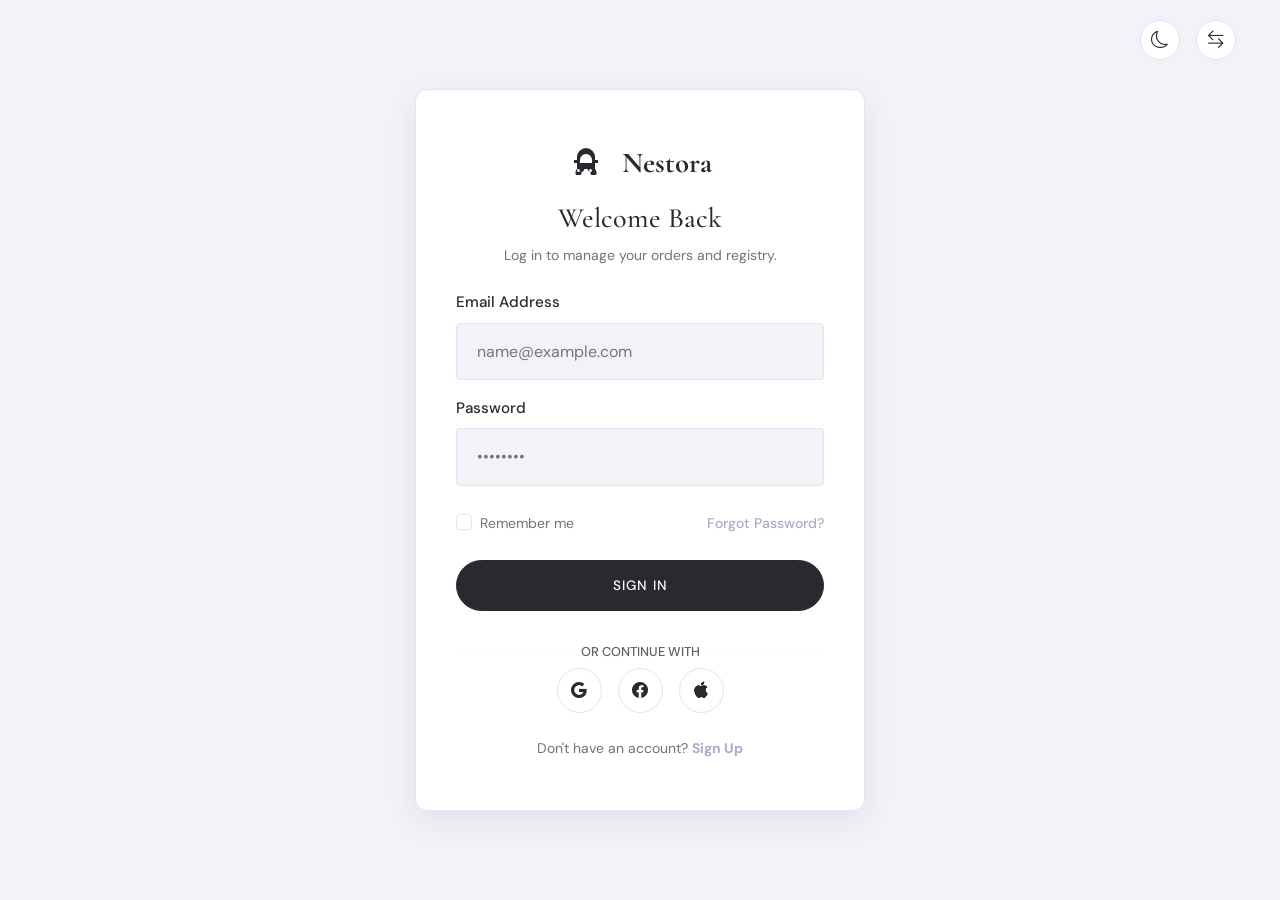
<file: login.html>
<!DOCTYPE html>
<html lang="en">
<head>
    <meta charset="UTF-8">
    <meta name="viewport" content="width=device-width, initial-scale=1.0">
    <meta name="description" content="Log in to your Nestora Baby Living account.">
    <title>Nestora Baby Living | Log In</title>
    
    <link href="https://cdn.jsdelivr.net/npm/bootstrap@5.3.0/dist/css/bootstrap.min.css" rel="stylesheet">
    <link rel="stylesheet" href="https://cdn.jsdelivr.net/npm/bootstrap-icons@1.10.5/font/bootstrap-icons.css">
    <link rel="stylesheet" href="css/style.css">
    <style>
        .auth-container { max-width: 450px; width: 100%; margin: 0 auto; background-color: var(--bg-tertiary); padding: 50px 40px; border-radius: var(--border-radius-md); box-shadow: var(--shadow-md); border: 1px solid var(--border-color); }
        .auth-wrapper { min-height: 100vh; display: flex; align-items: center; padding: 60px 0; background-color: var(--bg-secondary); position: relative; }
        .social-btn:hover { background-color: var(--bg-secondary) !important; transform: translateY(-2px); box-shadow: var(--shadow-sm); }
        .invalid-feedback { font-size: 0.85rem; color: #dc3545; }
        .form-label { font-weight: 500; font-size: 0.95rem; }
    </style>
<link rel="icon" type="image/svg+xml" href="images/favicon.svg">
</head>
<body>

    <main class="auth-wrapper">
        <div style="position: absolute; top: 20px; left: 0; right: 0; padding: 0 40px; display: flex; justify-content: flex-end; align-items: center; z-index: 10;">
            <div class="nav-controls d-flex gap-2">
                <button class="icon-btn" id="theme-toggle" aria-label="Toggle Dark Mode" style="background: var(--bg-tertiary); border: 1px solid var(--border-color); border-radius: 50%; width: 40px; height: 40px; display: flex; align-items: center; justify-content: center; color: var(--text-primary); transition: all 0.3s; cursor: pointer;">
                    <i class="bi bi-moon-stars"></i>
                </button>
                <button class="icon-btn" id="rtl-toggle" aria-label="Toggle RTL" style="background: var(--bg-tertiary); border: 1px solid var(--border-color); border-radius: 50%; width: 40px; height: 40px; display: flex; align-items: center; justify-content: center; color: var(--text-primary); transition: all 0.3s; cursor: pointer;">
                    <i class="bi bi-arrow-left-right"></i>
                </button>
            </div>
        </div>
        <div class="container">
            <div class="auth-container animate-fade-up">
                <div class="text-center mb-4">
                    <a href="index.html" class="navbar-brand text-decoration-none d-inline-flex align-items-center justify-content-center mb-3" style="font-size: 1.8rem; font-weight: 700; color: var(--text-primary);">
                        <svg class="brand-logo-icon me-2" viewBox="0 0 24 24" xmlns="http://www.w3.org/2000/svg" style="width: 36px; height: 36px; color: var(--primary-color);">
                            <path fill="currentColor" d="M12 2a6 6 0 0 0-6 6v2H4v2h2v4a3 3 0 0 0-1 2.2V19a1 1 0 0 0 1 1h2a1 1 0 0 0 1-1v-.8A3.01 3.01 0 0 0 11 16h2a3.01 3.01 0 0 0 2 2.2V19a1 1 0 0 0 1 1h2a1 1 0 0 0 1-1v-.8a3 3 0 0 0-1-2.2v-4h2v-2h-2V8a6 6 0 0 0-6-6zm-4 8a4 4 0 0 1 8 0v2H8v-2zm-1 8a1 1 0 1 1 0-2 1 1 0 0 1 0 2zm8 0a1 1 0 1 1 0-2 1 1 0 0 1 0 2z"/>
                        </svg>
                        Nestora
                    </a>
                    <h1 class="h3 font-heading mb-2">Welcome Back</h1>
                    <p class="text-secondary small">Log in to manage your orders and registry.</p>
                </div>
                
                <form id="loginForm" novalidate>
                    <div class="mb-3">
                        <label for="email" class="form-label">Email Address</label>
                        <input type="email" class="custom-form-control" id="email" required placeholder="name@example.com">
                        <div class="invalid-feedback">Please enter a valid email.</div>
                    </div>
                    
                    <div class="mb-4">
                        <label for="password" class="form-label">Password</label>
                        <input type="password" class="custom-form-control" id="password" required placeholder="••••••••">
                        <div class="invalid-feedback">Please enter your password.</div>
                    </div>
                    
                    <div class="mb-4 d-flex justify-content-between align-items-center">
                        <div class="form-check mb-0">
                            <input type="checkbox" class="form-check-input" id="rememberMe" style="border-color: var(--border-color); cursor: pointer;">
                            <label class="form-check-label small text-secondary" for="rememberMe" style="cursor: pointer; user-select: none;">Remember me</label>
                        </div>
                        <a href="#" class="text-sage small text-decoration-none" style="font-weight: 500;">Forgot Password?</a>
                    </div>
                    
                    <button type="submit" class="btn-primary-custom w-100 mb-4">Sign In</button>
                    
                    <div class="text-center my-3 position-relative">
                        <hr style="border-color: var(--border-color);">
                        <span style="position: absolute; top: 50%; left: 50%; transform: translate(-50%, -50%); background: var(--bg-tertiary); padding: 0 10px; font-size: 0.8rem; color: var(--text-secondary); font-weight: 500; white-space: nowrap;">OR CONTINUE WITH</span>
                    </div>
                    
                    <div class="d-flex justify-content-center gap-3 mb-4">
                        <button type="button" class="btn social-btn" aria-label="Login with Google" style="border-radius: 50%; width: 45px; height: 45px; display: flex; align-items: center; justify-content: center; transition: all 0.3s; border: 1px solid var(--border-color); color: var(--text-primary); background: transparent;">
                            <i class="bi bi-google"></i>
                        </button>
                        <button type="button" class="btn social-btn" aria-label="Login with Facebook" style="border-radius: 50%; width: 45px; height: 45px; display: flex; align-items: center; justify-content: center; transition: all 0.3s; border: 1px solid var(--border-color); color: var(--text-primary); background: transparent;">
                            <i class="bi bi-facebook"></i>
                        </button>
                        <button type="button" class="btn social-btn" aria-label="Login with Apple" style="border-radius: 50%; width: 45px; height: 45px; display: flex; align-items: center; justify-content: center; transition: all 0.3s; border: 1px solid var(--border-color); color: var(--text-primary); background: transparent;">
                            <i class="bi bi-apple"></i>
                        </button>
                    </div>
                    
                    <div class="text-center">
                        <p class="text-secondary small mb-0">Don't have an account? <a href="signup.html" class="text-sage fw-bold text-decoration-none">Sign Up</a></p>
                    </div>
                </form>
            </div>
        </div>
    </main>

    <script src="https://cdn.jsdelivr.net/npm/bootstrap@5.3.0/dist/js/bootstrap.bundle.min.js"></script>
    <script src="js/main.js"></script>
    <script>
        // Simple form validation
        document.getElementById('loginForm').addEventListener('submit', function (event) {
            if (!this.checkValidity()) {
                event.preventDefault();
                event.stopPropagation();
            }
            this.classList.add('was-validated');
        }, false);
    </script>
</body>
</html>
</file>
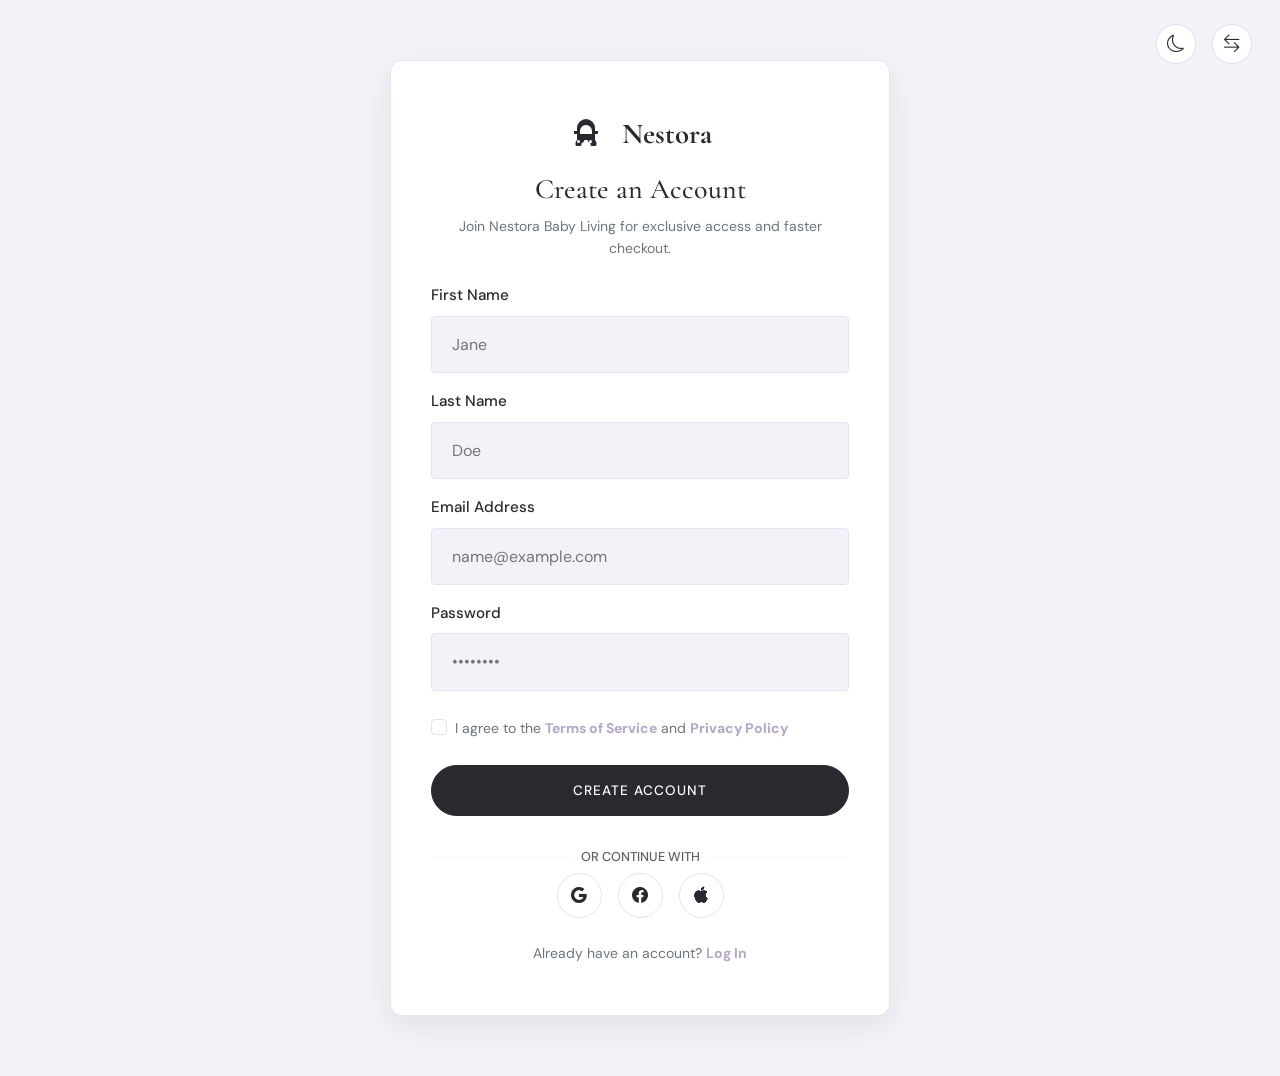
<file: signup.html>
<!DOCTYPE html>
<html lang="en">
<head>
    <meta charset="UTF-8">
    <meta name="viewport" content="width=device-width, initial-scale=1.0">
    <meta name="description" content="Create a Nestora Baby Living account.">
    <title>Nestora Baby Living | Sign Up</title>
    
    <link href="https://cdn.jsdelivr.net/npm/bootstrap@5.3.0/dist/css/bootstrap.min.css" rel="stylesheet">
    <link rel="stylesheet" href="https://cdn.jsdelivr.net/npm/bootstrap-icons@1.10.5/font/bootstrap-icons.css">
    <link rel="stylesheet" href="css/style.css">
    <style>
        .auth-container { max-width: 500px; width: 100%; margin: 0 auto; background-color: var(--bg-tertiary); padding: 50px 40px; border-radius: var(--border-radius-md); box-shadow: var(--shadow-md); border: 1px solid var(--border-color); }
        .auth-wrapper { min-height: 100vh; display: flex; align-items: center; padding: 60px 0; background-color: var(--bg-secondary); position: relative; }
        .social-btn:hover { background-color: var(--bg-secondary) !important; transform: translateY(-2px); box-shadow: var(--shadow-sm); }
        .invalid-feedback { font-size: 0.85rem; color: #dc3545; }
        .form-label { font-weight: 500; font-size: 0.95rem; }
    </style>
<link rel="icon" type="image/svg+xml" href="images/favicon.svg">
</head>
<body>

    <main class="auth-wrapper">
        <div class="position-absolute top-0 start-0 w-100 p-3 p-md-4 d-flex justify-content-end align-items-center z-3">
            <div class="nav-controls d-flex gap-2">
                <button class="icon-btn" id="theme-toggle" aria-label="Toggle Dark Mode" style="background: var(--bg-tertiary); border: 1px solid var(--border-color); border-radius: 50%; width: 40px; height: 40px; display: flex; align-items: center; justify-content: center; color: var(--text-primary); transition: all 0.3s; cursor: pointer;">
                    <i class="bi bi-moon-stars"></i>
                </button>
                <button class="icon-btn" id="rtl-toggle" aria-label="Toggle RTL" style="background: var(--bg-tertiary); border: 1px solid var(--border-color); border-radius: 50%; width: 40px; height: 40px; display: flex; align-items: center; justify-content: center; color: var(--text-primary); transition: all 0.3s; cursor: pointer;">
                    <i class="bi bi-arrow-left-right"></i>
                </button>
            </div>
        </div>
        <div class="container">
            <div class="auth-container animate-fade-up">
                <div class="text-center mb-4">
                    <a href="index.html" class="navbar-brand text-decoration-none d-inline-flex align-items-center justify-content-center mb-3" style="font-size: 1.8rem; font-weight: 700; color: var(--text-primary);">
                        <svg class="brand-logo-icon me-2" viewBox="0 0 24 24" xmlns="http://www.w3.org/2000/svg" style="width: 36px; height: 36px; color: var(--primary-color);">
                            <path fill="currentColor" d="M12 2a6 6 0 0 0-6 6v2H4v2h2v4a3 3 0 0 0-1 2.2V19a1 1 0 0 0 1 1h2a1 1 0 0 0 1-1v-.8A3.01 3.01 0 0 0 11 16h2a3.01 3.01 0 0 0 2 2.2V19a1 1 0 0 0 1 1h2a1 1 0 0 0 1-1v-.8a3 3 0 0 0-1-2.2v-4h2v-2h-2V8a6 6 0 0 0-6-6zm-4 8a4 4 0 0 1 8 0v2H8v-2zm-1 8a1 1 0 1 1 0-2 1 1 0 0 1 0 2zm8 0a1 1 0 1 1 0-2 1 1 0 0 1 0 2z"/>
                        </svg>
                        Nestora
                    </a>
                    <h1 class="h3 font-heading mb-2">Create an Account</h1>
                    <p class="text-secondary small">Join Nestora Baby Living for exclusive access and faster checkout.</p>
                </div>
                
                <form id="signupForm" novalidate>
                    <div class="mb-3">
                        <label for="firstName" class="form-label">First Name</label>
                        <input type="text" class="custom-form-control" id="firstName" required placeholder="Jane">
                        <div class="invalid-feedback">Please enter your first name.</div>
                    </div>
                    
                    <div class="mb-3">
                        <label for="lastName" class="form-label">Last Name</label>
                        <input type="text" class="custom-form-control" id="lastName" required placeholder="Doe">
                        <div class="invalid-feedback">Please enter your last name.</div>
                    </div>
                    
                    <div class="mb-3">
                        <label for="email" class="form-label">Email Address</label>
                        <input type="email" class="custom-form-control" id="email" required placeholder="name@example.com">
                        <div class="invalid-feedback">Please enter a valid email.</div>
                    </div>
                    
                    <div class="mb-4">
                        <label for="password" class="form-label">Password</label>
                        <input type="password" class="custom-form-control" id="password" required placeholder="••••••••" minlength="8">
                        <div class="invalid-feedback">Password must be at least 8 characters.</div>
                    </div>
                    
                    <div class="mb-4 form-check">
                        <input type="checkbox" class="form-check-input" id="termsAgree" required style="border-color: var(--border-color); cursor: pointer;">
                        <label class="form-check-label small text-secondary" for="termsAgree" style="cursor: pointer; user-select: none;">
                            I agree to the <a href="#" class="text-sage fw-bold text-decoration-none">Terms of Service</a> and <a href="#" class="text-sage fw-bold text-decoration-none">Privacy Policy</a>
                        </label>
                        <div class="invalid-feedback">You must agree before submitting.</div>
                    </div>
                    
                    <button type="submit" class="btn-primary-custom w-100 mb-4">Create Account</button>
                    
                    <div class="text-center my-3 position-relative">
                        <hr style="border-color: var(--border-color);">
                        <span style="position: absolute; top: 50%; left: 50%; transform: translate(-50%, -50%); background: var(--bg-tertiary); padding: 0 10px; font-size: 0.8rem; color: var(--text-secondary); font-weight: 500; white-space: nowrap;">OR CONTINUE WITH</span>
                    </div>
                    
                    <div class="d-flex justify-content-center gap-3 mb-4">
                        <button type="button" class="btn social-btn" aria-label="Login with Google" style="border-radius: 50%; width: 45px; height: 45px; display: flex; align-items: center; justify-content: center; transition: all 0.3s; border: 1px solid var(--border-color); color: var(--text-primary); background: transparent;">
                            <i class="bi bi-google"></i>
                        </button>
                        <button type="button" class="btn social-btn" aria-label="Login with Facebook" style="border-radius: 50%; width: 45px; height: 45px; display: flex; align-items: center; justify-content: center; transition: all 0.3s; border: 1px solid var(--border-color); color: var(--text-primary); background: transparent;">
                            <i class="bi bi-facebook"></i>
                        </button>
                        <button type="button" class="btn social-btn" aria-label="Login with Apple" style="border-radius: 50%; width: 45px; height: 45px; display: flex; align-items: center; justify-content: center; transition: all 0.3s; border: 1px solid var(--border-color); color: var(--text-primary); background: transparent;">
                            <i class="bi bi-apple"></i>
                        </button>
                    </div>
                    
                    <div class="text-center">
                        <p class="text-secondary small mb-0">Already have an account? <a href="login.html" class="text-sage fw-bold text-decoration-none">Log In</a></p>
                    </div>
                </form>
            </div>
        </div>
    </main>

    <script src="https://cdn.jsdelivr.net/npm/bootstrap@5.3.0/dist/js/bootstrap.bundle.min.js"></script>
    <script src="js/main.js"></script>
    <script>
        // Simple form validation
        document.getElementById('signupForm').addEventListener('submit', function (event) {
            if (!this.checkValidity()) {
                event.preventDefault();
                event.stopPropagation();
            }
            this.classList.add('was-validated');
        }, false);
    </script>
</body>
</html>
</file>
<file: css/style.css>
@import url('https://fonts.googleapis.com/css2?family=Cormorant+Garamond:wght@400;500;600;700&family=DM+Sans:wght@400;500;700&display=swap');

:root {
  /* Color Palette - Light Mode */
  --bg-primary: #FCFBFF; /* Cream */
  --bg-secondary: #F4F2F8; /* Soft Lavender Cream */
  --bg-tertiary: #FFFFFF;
  --text-primary: #2B2930;
  --text-secondary: #605D6B;
  --accent-sage: #B4A6C7; /* Lavender */
  --accent-sage-hover: #9E8DB6;
  --accent-beige: #E6E0F0;
  --accent-terracotta: #8C7A9E; /* Deep Lavender */
  --accent-terracotta-hover: #756289;
  --border-color: #E6E2F0;

  /* Typography */
  --font-heading: 'Cormorant Garamond', serif;
  --font-body: 'DM Sans', sans-serif;

  /* Layout */
  --spacing-unit: 8px;
  --border-radius-sm: 4px;
  --border-radius-md: 12px;
  --border-radius-lg: 24px;
  --transition-speed: 0.3s;
  
  /* Shadows */
  --shadow-sm: 0 4px 6px rgba(43, 41, 48, 0.05);
  --shadow-md: 0 10px 30px rgba(43, 41, 48, 0.08);
}

[data-theme="dark"] {
  /* Color Palette - Dark Mode */
  --bg-primary: #1A181E;
  --bg-secondary: #232029;
  --bg-tertiary: #2D2A33;
  --text-primary: #FCFBFF;
  --text-secondary: #CCC8D6;
  --accent-sage: #9E8DB6;
  --accent-sage-hover: #B4A6C7;
  --accent-beige: #756289;
  --accent-terracotta: #C2B6D6;
  --accent-terracotta-hover: #A89AC2;
  --border-color: #3C3847;
  --shadow-sm: 0 4px 6px rgba(0, 0, 0, 0.2);
  --shadow-md: 0 10px 30px rgba(0, 0, 0, 0.4);
}

/* Base Styles */
body {
  font-family: var(--font-body);
  background-color: var(--bg-primary);
  color: var(--text-primary);
  line-height: 1.6;
  transition: background-color var(--transition-speed) ease, color var(--transition-speed) ease;
  overflow-x: hidden;
}

h1, h2, h3, h4, h5, h6 {
  font-family: var(--font-heading);
  color: var(--text-primary);
  margin-bottom: calc(var(--spacing-unit) * 2);
  line-height: 1.2;
}

h1 { font-size: clamp(2.5rem, 5vw, 4.5rem); font-weight: 500; }
h2 { font-size: clamp(2rem, 4vw, 3.5rem); font-weight: 500; }
h3 { font-size: clamp(1.5rem, 3vw, 2.5rem); font-weight: 500; }

p {
  color: var(--text-secondary);
  font-size: 1rem;
  margin-bottom: calc(var(--spacing-unit) * 3);
}

a {
  color: var(--text-primary);
  text-decoration: none;
  transition: color var(--transition-speed) ease;
}

a:hover {
  color: var(--accent-terracotta);
}

img {
  max-width: 100%;
  height: auto;
  border-radius: var(--border-radius-md);
  object-fit: cover;
}

/* Buttons */
.btn-primary-custom {
  background-color: var(--text-primary);
  color: var(--bg-primary);
  padding: 14px 28px;
  border-radius: 50px;
  border: 1px solid var(--text-primary);
  font-family: var(--font-body);
  font-weight: 500;
  display: inline-flex;
  align-items: center;
  justify-content: center;
  transition: all var(--transition-speed) ease;
  text-transform: uppercase;
  letter-spacing: 1px;
  font-size: 0.85rem;
  cursor: pointer;
}

.btn-primary-custom:hover {
  background-color: transparent;
  color: var(--text-primary);
}

.btn-secondary-custom {
  background-color: transparent;
  color: var(--text-primary);
  padding: 14px 28px;
  border-radius: 50px;
  border: 1px solid var(--border-color);
  font-family: var(--font-body);
  font-weight: 500;
  display: inline-flex;
  align-items: center;
  justify-content: center;
  transition: all var(--transition-speed) ease;
  text-transform: uppercase;
  letter-spacing: 1px;
  font-size: 0.85rem;
  cursor: pointer;
}

.btn-secondary-custom:hover {
  border-color: var(--text-primary);
  background-color: var(--bg-secondary);
}

/* Utility Classes */
.bg-secondary-custom { background-color: var(--bg-secondary); }
.bg-tertiary-custom { background-color: var(--bg-tertiary); }
.text-sage { color: var(--accent-sage); }
.text-terracotta { color: var(--accent-terracotta); }
.padding-y { padding: 100px 0; }
@media (max-width: 768px) { .padding-y { padding: 60px 0; } }

/* Header & Navigation */
.navbar-custom {
  background-color: var(--bg-primary);
  padding: 20px 0;
  border-bottom: 1px solid var(--border-color);
  transition: background-color var(--transition-speed) ease, padding var(--transition-speed) ease;
}
.navbar-custom.sticky {
  position: fixed;
  top: 0;
  left: 0;
  right: 0;
  z-index: 1000;
  padding: 12px 0;
  box-shadow: var(--shadow-sm);
  animation: slideDown 0.5s ease;
}
@keyframes slideDown {
  from { transform: translateY(-100%); }
  to { transform: translateY(0); }
}

.navbar-brand {
  font-family: var(--font-heading);
  font-size: 1.8rem;
  font-weight: 600;
  color: var(--text-primary) !important;
  display: flex;
  align-items: center;
  gap: 10px;
}
.brand-logo-icon {
  width: 40px;
  height: 40px;
  fill: var(--text-primary);
}

.nav-link {
  color: var(--text-primary) !important;
  font-weight: 500;
  font-size: 0.9rem;
  margin: 0 10px;
  position: relative;
}
.nav-link::after {
  content: '';
  position: absolute;
  bottom: -2px;
  left: 0;
  width: 0;
  height: 1px;
  background-color: var(--accent-terracotta);
  transition: width 0.3s ease;
}
.nav-link:hover::after, .nav-link.active::after {
  width: 100%;
}

.nav-controls {
  display: flex;
  align-items: center;
  gap: 15px;
}
.icon-btn {
  background-color: var(--bg-secondary);
  border: 1.5px solid var(--text-primary);
  color: var(--text-primary);
  font-size: 1.1rem;
  cursor: pointer;
  width: 40px;
  height: 40px;
  border-radius: 50%;
  display: inline-flex;
  align-items: center;
  justify-content: center;
  transition: all var(--transition-speed) ease;
  margin: 0 4px;
}
.icon-btn:hover {
  background-color: var(--text-primary);
  border-color: var(--text-primary);
  color: var(--bg-primary);
}

/* Mobile Nav Toggle */
.navbar-toggler {
  border: 1.5px solid var(--border-color);
  background-color: var(--bg-secondary);
  color: var(--text-primary);
  padding: 6px 10px;
  border-radius: 8px;
  cursor: pointer;
  transition: all var(--transition-speed) ease;
  display: inline-flex;
  align-items: center;
  justify-content: center;
  line-height: 1;
}
.navbar-toggler:hover {
  background-color: var(--text-primary);
  color: var(--bg-primary);
  border-color: var(--text-primary);
}
.navbar-toggler:focus {
  box-shadow: none;
}

/* ========================================================
   Responsive Navbar (Hamburger icon below 1200px, including 1024px)
   ======================================================== */
.navbar-custom {
  overflow-x: clip;
}

.navbar-custom .container {
  flex-wrap: nowrap !important;
}

.navbar-brand {
  white-space: nowrap;
  flex-shrink: 0;
}

.navbar-custom .container > nav {
  white-space: nowrap;
  flex-shrink: 1;
}

.nav-controls {
  white-space: nowrap;
  flex-shrink: 0;
}

.btn-nav-cta {
  white-space: nowrap;
}

/* Tablet & Mobile Screens (< 1200px, specifically covering 1024px) */
@media (max-width: 1199.98px) {
  .navbar-custom {
    padding: 14px 0;
  }
  .navbar-custom .container > nav {
    display: none !important;
  }
  .navbar-custom .desktop-nav-actions {
    display: none !important;
  }
  .navbar-custom .navbar-toggler {
    display: inline-flex !important;
  }
}

/* Desktop Screens (>= 1200px) */
@media (min-width: 1200px) {
  .navbar-custom .container > nav {
    display: flex !important;
  }
  .navbar-custom .desktop-nav-actions {
    display: flex !important;
  }
  .navbar-custom .navbar-toggler {
    display: none !important;
  }
  .nav-link {
    font-size: 0.88rem;
    margin: 0 8px;
  }
  .btn-cta-quote.btn-nav-cta {
    padding: 8px 18px;
    font-size: 0.8rem;
  }
  .navbar-custom .btn-primary-custom {
    padding: 8px 18px !important;
    font-size: 0.8rem !important;
  }
}

/* Offcanvas Mobile/Tablet Drawer Menu */
.offcanvas,
.offcanvas-body {
  background-color: var(--bg-primary) !important;
  color: var(--text-primary);
}
.offcanvas nav,
.offcanvas-body nav {
  display: flex !important;
  flex-direction: column !important;
  white-space: normal !important;
}
.offcanvas .nav-link {
  font-size: 1.05rem;
  font-weight: 500;
  color: var(--text-primary) !important;
  padding: 10px 0;
  margin: 0;
  display: block;
  border-bottom: 1px solid var(--border-color);
}
.offcanvas .nav-link:hover,
.offcanvas .nav-link.active {
  color: var(--accent-terracotta) !important;
}
.offcanvas .btn-cta-quote,
.offcanvas .btn-primary-custom {
  white-space: normal !important;
  display: flex !important;
}

/* Footer */
.footer-custom {
  background-color: var(--bg-secondary);
  padding: 80px 0 40px;
  border-top: 1px solid var(--border-color);
}
.footer-title {
  font-family: var(--font-heading);
  font-size: 1.5rem;
  margin-bottom: 24px;
}
.footer-link {
  display: block;
  color: var(--text-secondary);
  margin-bottom: 12px;
  font-size: 0.95rem;
}
.footer-link:hover {
  color: var(--accent-sage);
}
.footer-bottom {
  margin-top: 60px;
  padding-top: 24px;
  border-top: 1px solid var(--border-color);
  text-align: center;
  color: var(--text-secondary);
  font-size: 0.85rem;
}

/* Animations */
.animate-fade-up {
  opacity: 0;
  transform: translateY(30px);
  transition: opacity 0.8s ease, transform 0.8s ease;
}
.animate-fade-up.visible {
  opacity: 1;
  transform: translateY(0);
}

.animate-fade-in {
  opacity: 0;
  transition: opacity 1s ease;
}
.animate-fade-in.visible {
  opacity: 1;
}

.animate-slide-left {
  opacity: 0;
  transform: translateX(-40px);
  transition: opacity 0.8s ease, transform 0.8s ease;
}
.animate-slide-left.visible {
  opacity: 1;
  transform: translateX(0);
}

.animate-slide-right {
  opacity: 0;
  transform: translateX(40px);
  transition: opacity 0.8s ease, transform 0.8s ease;
}
.animate-slide-right.visible {
  opacity: 1;
  transform: translateX(0);
}

.delay-100 { transition-delay: 0.1s; }
.delay-200 { transition-delay: 0.2s; }
.delay-300 { transition-delay: 0.3s; }
.delay-400 { transition-delay: 0.4s; }

/* RTL Support */
[dir="rtl"] {
  text-align: right;
}
[dir="rtl"] .navbar-brand {
  gap: 10px;
}
[dir="rtl"] .nav-link {
  margin: 0 10px;
}
[dir="rtl"] .animate-slide-left {
  transform: translateX(40px);
}
[dir="rtl"] .animate-slide-right {
  transform: translateX(-40px);
}
[dir="rtl"] .animate-slide-left.visible,
[dir="rtl"] .animate-slide-right.visible {
  transform: translateX(0);
}
@media (min-width: 768px) {
  [dir="rtl"] .offset-md-1 {
    margin-left: 0 !important;
    margin-right: 8.333333%;
  }
}
@media (min-width: 992px) {
  [dir="rtl"] .offset-lg-1 {
    margin-left: 0 !important;
    margin-right: 8.333333%;
  }
}

/* Consistent Hero Section Heights Across All Pages */
.hero-wrapper, .editorial-hero {
  position: relative;
  overflow: hidden;
  min-height: 72vh;
  max-height: 700px;
  display: flex;
  align-items: center;
}

.page-hero, .subpage-hero, .about-hero, .contact-hero, .delivery-hero {
  position: relative;
  overflow: hidden;
  min-height: 480px;
  max-height: 520px;
  display: flex;
  align-items: center;
  justify-content: center;
  text-align: center;
  padding: 80px 0;
}

.delivery-hero {
  background-color: var(--bg-secondary);
  border-bottom: 1px solid var(--border-color);
  min-height: 420px;
  max-height: 480px;
  transition: background-color var(--transition-speed) ease, border-color var(--transition-speed) ease;
}

@media (max-width: 991px) {
  .hero-wrapper,
  .editorial-hero {
    min-height: 540px;
    max-height: none;
    padding: 60px 0;
  }
  .page-hero,
  .subpage-hero,
  .about-hero,
  .contact-hero,
  .delivery-hero {
    min-height: 420px;
    max-height: none;
    padding: 60px 0;
  }
}

@media (max-width: 767px) {
  .hero-wrapper,
  .editorial-hero {
    min-height: auto;
    padding: 40px 0;
  }
  .page-hero,
  .subpage-hero,
  .about-hero,
  .contact-hero,
  .delivery-hero {
    min-height: 340px;
    padding: 40px 0;
  }
}

/* ========================================================
   Registry Hero Styling (Centered Layout, No Image)
   ======================================================== */
.registry-hero {
  background-color: var(--bg-tertiary);
  position: relative;
  overflow: hidden;
  display: flex !important;
  align-items: center !important;
  justify-content: center !important;
  text-align: center !important;
  padding: 80px 0 !important;
  min-height: 440px;
  border-bottom: 1px solid var(--border-color);
  transition: background-color var(--transition-speed) ease, border-color var(--transition-speed) ease;
}

.registry-hero-title {
  font-size: clamp(2.2rem, 3.8vw, 3.6rem);
  line-height: 1.15;
  color: var(--text-primary);
  text-align: center;
}

/* Registry CTA buttons - centered and consistent */
.registry-hero .hero-cta-group {
  display: flex !important;
  flex-direction: row !important;
  justify-content: center !important;
  align-items: center !important;
  gap: 14px !important;
  flex-wrap: wrap !important;
}

.registry-hero .hero-cta-group .hero-cta-btn,
.registry-hero .hero-cta-btn {
  width: 220px !important;
  min-width: 220px !important;
  height: 48px !important;
  display: inline-flex !important;
  align-items: center !important;
  justify-content: center !important;
  text-align: center !important;
  white-space: nowrap !important;
  border-radius: 50px !important;
  box-sizing: border-box !important;
  font-size: 0.82rem !important;
  letter-spacing: 0.5px !important;
  padding: 0 16px !important;
}

@media (max-width: 768px) {
  .registry-hero {
    min-height: auto;
    padding: 60px 0 !important;
  }
  .registry-hero .hero-cta-group {
    flex-direction: column !important;
    align-items: center !important;
  }
  .registry-hero .hero-cta-btn {
    width: 100% !important;
    max-width: 280px !important;
  }
}

@media (max-width: 360px) {
  .registry-hero .hero-cta-btn {
    width: 100% !important;
    min-width: 0 !important;
  }
}

/* Card Layouts */
.premium-card {
  background-color: var(--bg-tertiary);
  border-radius: var(--border-radius-lg);
  overflow: hidden;
  box-shadow: var(--shadow-sm);
  transition: transform 0.3s ease, box-shadow 0.3s ease;
  height: 100%;
}
.premium-card:hover {
  transform: translateY(-5px);
  box-shadow: var(--shadow-md);
}
.premium-card img {
  width: 100%;
  height: 300px;
  object-fit: cover;
  border-radius: 0;
}
.premium-card-body {
  padding: 24px 16px;
  display: flex;
  flex-direction: column;
  align-items: center;
  justify-content: center;
  text-align: center;
}
.premium-card-body h3 {
  min-height: 2.85rem;
  line-height: 1.25;
  display: flex;
  align-items: center;
  justify-content: center;
  text-align: center;
  margin-bottom: 0.5rem;
}
.premium-card-body small {
  min-height: 2.6rem;
  display: flex;
  align-items: center;
  justify-content: center;
  text-align: center;
  line-height: 1.35;
}
.premium-card-price {
  font-family: var(--font-body);
  font-weight: 600;
  color: var(--text-primary);
  font-size: 1.1rem;
  margin-bottom: 20px;
}

/* Responsive Grids */
.grid-cards {
  display: grid;
  grid-template-columns: repeat(4, 1fr);
  gap: 30px;
}
@media (min-width: 992px) {
  /* Center the 5th & 6th cards in row 2 of the 4-column grid */
  .grid-cards > :nth-child(5):nth-last-child(2),
  .grid-cards > .grid-card-col-start-2 {
    grid-column-start: 2;
  }
}
@media (max-width: 991px) {
  /* Tablet 2 columns: 3 balanced rows of 2 cards */
  .grid-cards {
    grid-template-columns: repeat(2, 1fr);
  }
  .grid-cards > :nth-child(5):nth-last-child(2),
  .grid-cards > .grid-card-col-start-2 {
    grid-column-start: auto;
  }
  .grid-cards > :nth-child(5):last-child {
    grid-column: 1 / -1;
    justify-self: center;
    width: 50%;
  }
}
@media (max-width: 767px) {
  /* Mobile stack */
  .grid-cards {
    grid-template-columns: 1fr;
  }
  .grid-cards > :nth-child(5):last-child {
    width: 100%;
  }
}

/* Contact Form */
.custom-form-control {
  background-color: var(--bg-secondary);
  border: 1px solid var(--border-color);
  color: var(--text-primary);
  padding: 15px 20px;
  border-radius: var(--border-radius-sm);
  font-family: var(--font-body);
  width: 100%;
  transition: border-color 0.3s ease;
}
.custom-form-control:focus {
  outline: none;
  border-color: var(--accent-sage);
}
.form-label {
  color: var(--text-primary);
  font-weight: 500;
  margin-bottom: 8px;
  display: block;
}

/* Image Utilities */
.img-editorial {
  border-radius: 200px 200px 0 0;
  object-fit: cover;
}
.img-square {
  aspect-ratio: 1/1;
  object-fit: cover;
}

/* Specific Section Adjustments */
.hero-split .hero-text-col {
  padding-right: 8%;
}
[dir="rtl"] .hero-split .hero-text-col {
  padding-right: 15px;
  padding-left: 8%;
}
@media (max-width: 991px) {
  .hero-split .hero-text-col {
    padding-right: 15px;
    margin-bottom: 40px;
  }
}

/* Reducing Animations on Mobile */
@media (max-width: 768px) {
  .animate-fade-up,
  .animate-slide-left,
  .animate-slide-right {
    transform: none;
    transition: opacity 0.5s ease;
  }
}

/* Masonry & Asymmetric Grids */
.masonry-grid { display: grid; grid-template-columns: repeat(auto-fit, minmax(300px, 1fr)); grid-auto-rows: 250px; gap: 20px; }
.masonry-item { border-radius: var(--border-radius-md); overflow: hidden; position: relative; }
.masonry-item img { width: 100%; height: 100%; object-fit: cover; transition: transform 0.5s ease; }
.masonry-item:hover img { transform: scale(1.05); }
.masonry-item.tall { grid-row: span 2; }
.masonry-item.wide { grid-column: span 2; }
@media (max-width: 768px) { .masonry-item.tall, .masonry-item.wide { grid-row: span 1; grid-column: span 1; } .masonry-grid { grid-auto-rows: 300px; } }
@media (max-width: 768px) { .masonry-item.tall, .masonry-item.wide { grid-row: span 1; grid-column: span 1; } .masonry-grid { grid-auto-rows: 300px; } }

/* Social Icon Links */
.social-icon-link { color: var(--text-secondary); transition: all var(--transition-speed) ease; display: inline-block; }
.social-icon-link:hover { color: var(--accent-terracotta) !important; transform: translateY(-3px); }

/* Hero Decorative Box */
.hero-decorative-box {
  transform: translate(-10%, 20%);
  border-radius: 12px;
}
[dir="rtl"] .hero-decorative-box {
  transform: translate(10%, 20%);
}
@media (max-width: 767px) {
  .hero-decorative-box {
    transform: translate(5%, 10%);
  }
  [dir="rtl"] .hero-decorative-box {
    transform: translate(-5%, 10%);
  }
}

/* ========================================================
   Action CTAs: Customize Frame, Shop Now, Get a Quote
   ======================================================== */
.btn-cta-quote {
  background-color: var(--accent-terracotta);
  color: #FFFFFF !important;
  border: 1px solid var(--accent-terracotta);
  padding: 10px 22px;
  border-radius: 50px;
  font-family: var(--font-body);
  font-weight: 500;
  display: inline-flex;
  align-items: center;
  gap: 8px;
  transition: all var(--transition-speed) ease;
  text-transform: uppercase;
  letter-spacing: 0.8px;
  font-size: 0.82rem;
  cursor: pointer;
  text-decoration: none;
}
.btn-cta-quote:hover {
  background-color: var(--accent-terracotta-hover);
  border-color: var(--accent-terracotta-hover);
  color: #FFFFFF !important;
  transform: translateY(-2px);
  box-shadow: 0 4px 14px rgba(140, 122, 158, 0.35);
}

.btn-cta-customize {
  background-color: transparent;
  color: var(--text-primary) !important;
  border: 1.5px solid var(--accent-terracotta);
  padding: 10px 22px;
  border-radius: 50px;
  font-family: var(--font-body);
  font-weight: 600;
  display: inline-flex;
  align-items: center;
  justify-content: center;
  text-align: center;
  gap: 8px;
  transition: all var(--transition-speed) ease;
  text-transform: uppercase;
  letter-spacing: 0.8px;
  font-size: 0.82rem;
  cursor: pointer;
  text-decoration: none;
}
.btn-cta-customize:hover {
  background-color: var(--accent-terracotta);
  border-color: var(--accent-terracotta);
  color: #FFFFFF !important;
  transform: translateY(-2px);
  box-shadow: 0 4px 14px rgba(140, 122, 158, 0.25);
}

.btn-cta-shop {
  background-color: var(--text-primary);
  color: var(--bg-primary) !important;
  border: 1px solid var(--text-primary);
  padding: 10px 22px;
  border-radius: 50px;
  font-family: var(--font-body);
  font-weight: 500;
  display: inline-flex;
  align-items: center;
  justify-content: center;
  text-align: center;
  gap: 8px;
  transition: all var(--transition-speed) ease;
  text-transform: uppercase;
  letter-spacing: 0.8px;
  font-size: 0.82rem;
  cursor: pointer;
  text-decoration: none;
}
.btn-cta-shop:hover {
  background-color: transparent;
  color: var(--text-primary) !important;
  transform: translateY(-2px);
}

.btn-nav-cta {
  padding: 8px 16px;
  font-size: 0.82rem;
  white-space: nowrap;
}

/* ========================================================
   CTA Banner Buttons (Dark & Accent Sections)
   ======================================================== */
.btn-cta-light-primary {
  background-color: #ffffff !important;
  color: #2c2c2c !important;
  border: 2px solid #ffffff !important;
  padding: 14px 28px;
  border-radius: 50px;
  font-family: var(--font-body);
  font-weight: 600;
  display: inline-flex;
  align-items: center;
  justify-content: center;
  text-decoration: none;
  text-transform: uppercase;
  letter-spacing: 0.8px;
  font-size: 0.85rem;
  min-width: 220px;
  transition: all var(--transition-speed) ease;
  cursor: pointer;
}
.btn-cta-light-primary:hover,
.btn-cta-light-primary:focus,
.btn-cta-light-primary:active {
  background-color: transparent !important;
  color: #ffffff !important;
  border-color: #ffffff !important;
}

.btn-cta-light-outline {
  background-color: transparent !important;
  color: #ffffff !important;
  border: 2px solid #ffffff !important;
  padding: 14px 28px;
  border-radius: 50px;
  font-family: var(--font-body);
  font-weight: 600;
  display: inline-flex;
  align-items: center;
  justify-content: center;
  text-decoration: none;
  text-transform: uppercase;
  letter-spacing: 0.8px;
  font-size: 0.85rem;
  min-width: 220px;
  transition: all var(--transition-speed) ease;
  cursor: pointer;
}
.btn-cta-light-outline:hover,
.btn-cta-light-outline:focus,
.btn-cta-light-outline:active {
  background-color: #ffffff !important;
  color: #2c2c2c !important;
  border-color: #ffffff !important;
}

/* Home 2 Sage CTA Banner Buttons */
.btn-cta-sage-primary {
  background-color: #ffffff !important;
  color: var(--accent-sage, #5C6F68) !important;
  border: 2px solid #ffffff !important;
  padding: 14px 28px;
  border-radius: 50px;
  font-family: var(--font-body);
  font-weight: 600;
  display: inline-flex;
  align-items: center;
  justify-content: center;
  text-decoration: none;
  text-transform: uppercase;
  letter-spacing: 0.8px;
  font-size: 0.85rem;
  min-width: 220px;
  transition: all var(--transition-speed) ease;
  cursor: pointer;
}
.btn-cta-sage-primary:hover,
.btn-cta-sage-primary:focus,
.btn-cta-sage-primary:active {
  background-color: transparent !important;
  color: #ffffff !important;
  border-color: #ffffff !important;
}

.btn-cta-sage-outline {
  background-color: transparent !important;
  color: #ffffff !important;
  border: 2px solid #ffffff !important;
  padding: 14px 28px;
  border-radius: 50px;
  font-family: var(--font-body);
  font-weight: 600;
  display: inline-flex;
  align-items: center;
  justify-content: center;
  text-decoration: none;
  text-transform: uppercase;
  letter-spacing: 0.8px;
  font-size: 0.85rem;
  min-width: 220px;
  transition: all var(--transition-speed) ease;
  cursor: pointer;
}
.btn-cta-sage-outline:hover,
.btn-cta-sage-outline:focus,
.btn-cta-sage-outline:active {
  background-color: #ffffff !important;
  color: var(--accent-sage, #5C6F68) !important;
  border-color: #ffffff !important;
}

@media (max-width: 768px) {
  /* Ensure all CTA buttons stay strictly on a single line on mobile view */
  .btn-cta-shop,
  .btn-cta-customize,
  .btn-cta-quote,
  .btn-primary-custom,
  .btn-secondary-custom,
  .btn-cta-light-primary,
  .btn-cta-light-outline,
  .btn-cta-sage-primary,
  .btn-cta-sage-outline {
    white-space: nowrap !important;
  }
}

/* ========================================================
   CTA Banner Buttons (Identical Length across Mobile, Tab & Desktop)
   ======================================================== */
.cta-btn-group {
  display: flex !important;
  justify-content: center !important;
  align-items: center !important;
  gap: 16px !important;
  width: 100% !important;
  flex-wrap: wrap !important;
}

.cta-btn-group .btn-cta-light-primary,
.cta-btn-group .btn-cta-light-outline,
.cta-btn-group .btn-cta-sage-primary,
.cta-btn-group .btn-cta-sage-outline,
.cta-btn-group .btn-cta-customize,
.cta-btn-group .btn-cta-shop,
.cta-btn-group .products-banner-cta-btn,
.products-cta-banner-group .btn-cta-customize,
.products-cta-banner-group .btn-cta-shop,
.products-cta-banner-group .products-banner-cta-btn {
  width: 290px !important;
  min-width: 290px !important;
  max-width: 100% !important;
  height: 50px !important;
  padding: 0 18px !important;
  display: inline-flex !important;
  align-items: center !important;
  justify-content: center !important;
  text-align: center !important;
  white-space: nowrap !important;
  border-radius: 50px !important;
  box-sizing: border-box !important;
  font-size: 0.82rem !important;
  letter-spacing: 0.6px !important;
}

/* Hero CTA & Swatch CTA base equal width */
.hero-cta-group .hero-cta-btn,
.about-hero .btn-primary-custom,
.about-hero .btn-secondary-custom {
  min-width: 240px;
  justify-content: center;
  text-align: center;
}

.swatch-cta-group .swatch-cta-btn {
  width: 295px !important;
  min-width: 295px !important;
  height: 48px !important;
  display: inline-flex !important;
  align-items: center !important;
  justify-content: center !important;
  text-align: center !important;
  white-space: nowrap !important;
  box-sizing: border-box !important;
  font-size: 0.82rem !important;
  letter-spacing: 0.5px !important;
  padding: 0 16px !important;
  border-radius: 50px !important;
}

/* In Mobile & Small Tablet (<= 768px, e.g. 360px & 500px):
   Stack vertically, both centered, both strictly with the EXACT SAME 280px length */
@media (max-width: 768px) {
  .cta-btn-group,
  .products-cta-banner-group {
    flex-direction: column !important;
    align-items: center !important;
    gap: 12px !important;
  }
  .cta-btn-group .btn-cta-light-primary,
  .cta-btn-group .btn-cta-light-outline,
  .cta-btn-group .btn-cta-sage-primary,
  .cta-btn-group .btn-cta-sage-outline,
  .cta-btn-group .btn-cta-customize,
  .cta-btn-group .btn-cta-shop,
  .cta-btn-group .products-banner-cta-btn,
  .products-cta-banner-group .btn-cta-customize,
  .products-cta-banner-group .btn-cta-shop,
  .products-cta-banner-group .products-banner-cta-btn {
    width: 280px !important;
    min-width: 280px !important;
    max-width: 90vw !important;
    height: 48px !important;
    font-size: 0.8rem !important;
    padding: 0 16px !important;
  }

  .hero-cta-group,
  .swatch-cta-group,
  .about-hero .d-flex.gap-3 {
    flex-direction: column !important;
    align-items: center !important;
    width: 100% !important;
    gap: 12px !important;
  }
  .hero-cta-group .hero-cta-btn,
  .hero-cta-group .btn-primary-custom,
  .hero-cta-group .btn-secondary-custom,
  .about-hero .btn-primary-custom,
  .about-hero .btn-secondary-custom,
  .swatch-cta-group .swatch-cta-btn {
    width: 280px !important;
    min-width: 280px !important;
    max-width: 90vw !important;
    height: 48px !important;
    display: inline-flex !important;
    align-items: center !important;
    justify-content: center !important;
    text-align: center !important;
    white-space: nowrap !important;
    box-sizing: border-box !important;
    font-size: 0.82rem !important;
    padding: 0 16px !important;
  }
}

/* On very compact screens (< 340px) */
@media (max-width: 340px) {
  .cta-btn-group .btn-cta-light-primary,
  .cta-btn-group .btn-cta-light-outline,
  .cta-btn-group .btn-cta-sage-primary,
  .cta-btn-group .btn-cta-sage-outline,
  .cta-btn-group .btn-cta-customize,
  .cta-btn-group .btn-cta-shop,
  .cta-btn-group .products-banner-cta-btn,
  .products-cta-banner-group .btn-cta-customize,
  .products-cta-banner-group .btn-cta-shop,
  .products-cta-banner-group .products-banner-cta-btn,
  .hero-cta-group .hero-cta-btn,
  .hero-cta-group .btn-primary-custom,
  .hero-cta-group .btn-secondary-custom,
  .about-hero .btn-primary-custom,
  .about-hero .btn-secondary-custom,
  .swatch-cta-group .swatch-cta-btn {
    width: 100% !important;
    min-width: 0 !important;
    max-width: 100% !important;
    font-size: 0.75rem !important;
  }
}

/* ========================================================
   Featured Artwork & Nursery Framing Showcase
   ======================================================== */
.artwork-badge {
  display: inline-flex;
  align-items: center;
  gap: 6px;
  padding: 6px 14px;
  border-radius: 30px;
  background-color: var(--bg-secondary);
  color: var(--accent-terracotta);
  font-weight: 600;
  font-size: 0.8rem;
  letter-spacing: 1px;
  text-transform: uppercase;
  margin-bottom: 16px;
}
.artwork-card {
  background-color: var(--bg-tertiary);
  border: 1px solid var(--border-color);
  border-radius: var(--border-radius-lg);
  overflow: hidden;
  transition: transform 0.35s ease, box-shadow 0.35s ease;
  height: 100%;
  display: flex;
  flex-direction: column;
}
.artwork-card:hover {
  transform: translateY(-6px);
  box-shadow: var(--shadow-md);
  border-color: var(--accent-sage);
}
.artwork-img-box {
  position: relative;
  overflow: hidden;
  aspect-ratio: 4/3;
  background-color: var(--bg-secondary);
}
.artwork-img-box img {
  width: 100%;
  height: 100%;
  object-fit: cover;
  transition: transform 0.6s ease;
  border-radius: 0;
}
.artwork-card:hover .artwork-img-box img {
  transform: scale(1.05);
}
.artwork-glass-spec {
  position: absolute;
  bottom: 12px;
  left: 12px;
  background: rgba(255, 255, 255, 0.9);
  color: #2B2930;
  font-size: 0.75rem;
  font-weight: 600;
  padding: 4px 10px;
  border-radius: 20px;
  backdrop-filter: blur(4px);
}
[data-theme="dark"] .artwork-glass-spec {
  background: rgba(30, 28, 35, 0.9);
  color: #FCFBFF;
}
[dir="rtl"] .artwork-glass-spec {
  left: auto;
  right: 12px;
}

/* ========================================================
   Customization Options Section & Frame Studio
   ======================================================== */
.customizer-box {
  background-color: var(--bg-tertiary);
  border: 1px solid var(--border-color);
  border-radius: var(--border-radius-lg);
  padding: 36px;
  box-shadow: var(--shadow-sm);
}
.frame-preview-wrapper {
  background: radial-gradient(circle, var(--bg-secondary) 0%, var(--bg-primary) 100%);
  border: 1px solid var(--border-color);
  border-radius: var(--border-radius-md);
  padding: 30px;
  display: flex;
  flex-direction: column;
  align-items: center;
  justify-content: center;
  min-height: 380px;
  text-align: center;
}
.interactive-frame {
  box-shadow: 0 16px 40px rgba(0, 0, 0, 0.16);
  transition: all 0.35s ease;
  max-width: 280px;
  width: 100%;
  position: relative;
}
.frame-inner-mat {
  padding: 16px;
  background-color: #FCFBFF;
  transition: background-color 0.3s ease;
}
.frame-art-content {
  background-color: #FFFFFF;
  padding: 24px 16px;
  text-align: center;
  border: 1px solid rgba(0,0,0,0.06);
}
.swatch-group {
  display: flex;
  gap: 10px;
  flex-wrap: wrap;
}
.swatch-btn {
  width: 38px;
  height: 38px;
  border-radius: 50%;
  border: 2px solid transparent;
  cursor: pointer;
  position: relative;
  transition: transform 0.2s ease, border-color 0.2s ease;
  outline: none;
}
.swatch-btn:hover {
  transform: scale(1.1);
}
.swatch-btn.active {
  border-color: var(--text-primary);
  transform: scale(1.15);
  box-shadow: 0 0 0 2px var(--bg-tertiary);
}
.swatch-pill {
  padding: 6px 14px;
  border: 1px solid var(--border-color);
  border-radius: 30px;
  font-size: 0.82rem;
  cursor: pointer;
  background-color: var(--bg-secondary);
  color: var(--text-primary);
  transition: all 0.25s ease;
}
.swatch-pill:hover,
.swatch-pill.active {
  background-color: var(--text-primary);
  color: var(--bg-primary);
  border-color: var(--text-primary);
}

/* ========================================================
   Preservation Benefits
   ======================================================== */
.preservation-card {
  background-color: var(--bg-tertiary);
  border: 1px solid var(--border-color);
  border-radius: var(--border-radius-lg);
  padding: 32px 26px;
  height: 100%;
  transition: transform 0.3s ease, border-color 0.3s ease, box-shadow 0.3s ease;
}
.preservation-card .font-heading {
  line-height: 1.35;
}
.preservation-card:hover {
  transform: translateY(-5px);
  border-color: var(--accent-sage);
  box-shadow: var(--shadow-md);
}
.preservation-icon-wrap {
  width: 58px;
  height: 58px;
  border-radius: 50%;
  background-color: var(--bg-secondary);
  border: 1.5px solid var(--accent-sage);
  color: var(--accent-terracotta);
  display: inline-flex;
  align-items: center;
  justify-content: center;
  font-size: 1.6rem;
  margin-bottom: 20px;
  transition: all 0.3s ease;
}
.preservation-card:hover .preservation-icon-wrap {
  background-color: var(--accent-terracotta);
  color: #FFFFFF;
  border-color: var(--accent-terracotta);
}

/* ========================================================
   Special Offers & Nursery Bundles
   ======================================================== */
.offer-card {
  background: var(--bg-tertiary);
  border: 1px solid var(--border-color);
  border-radius: var(--border-radius-lg);
  padding: 36px 30px;
  position: relative;
  overflow: hidden;
  height: 100%;
  transition: transform 0.35s ease, box-shadow 0.35s ease;
  display: flex;
  flex-direction: column;
  justify-content: space-between;
}
.offer-card:hover {
  transform: translateY(-6px);
  box-shadow: var(--shadow-md);
  border-color: var(--accent-terracotta);
}
.offer-card.featured-offer {
  border: 2px solid var(--accent-terracotta);
  background: linear-gradient(180deg, var(--bg-tertiary) 0%, var(--bg-secondary) 100%);
}
.offer-card h3 {
  min-height: 3.5rem;
  line-height: 1.25;
}
.offer-card p {
  min-height: 4.5rem;
}
.offer-ribbon {
  position: absolute;
  top: 18px;
  right: -36px;
  background-color: var(--accent-terracotta);
  color: #FFFFFF;
  font-size: 0.72rem;
  font-weight: 700;
  text-transform: uppercase;
  letter-spacing: 1px;
  padding: 4px 40px;
  transform: rotate(45deg);
  z-index: 2;
  box-shadow: 0 2px 6px rgba(0,0,0,0.15);
}
[dir="rtl"] .offer-ribbon {
  right: auto;
  left: -36px;
  transform: rotate(-45deg);
}
.promo-code-badge {
  display: inline-flex;
  align-items: center;
  gap: 8px;
  background-color: var(--bg-secondary);
  border: 1.5px dashed var(--accent-terracotta);
  color: var(--accent-terracotta);
  padding: 8px 16px;
  border-radius: 8px;
  font-family: monospace;
  font-weight: 700;
  font-size: 1rem;
  letter-spacing: 1px;
  user-select: all;
}

/* Horizontal Button Alignment Inside Offer Cards */
.offer-actions {
  display: flex;
  gap: 8px;
  align-items: center;
  margin-top: auto;
  width: 100%;
}
.offer-actions > .btn-cta-quote,
.offer-actions > .btn-cta-customize,
.offer-actions > .btn-cta-shop,
.offer-actions > .btn-secondary-custom {
  flex: 1 1 50%;
  min-width: 0;
  padding: 8px 10px !important;
  font-size: 0.75rem !important;
  letter-spacing: 0.4px !important;
  display: inline-flex !important;
  align-items: center !important;
  justify-content: center !important;
  text-align: center !important;
  white-space: nowrap !important;
  margin-bottom: 0 !important;
  height: 42px;
  box-sizing: border-box;
}
.offer-actions > .btn-cta-quote i,
.offer-actions > .btn-cta-customize i {
  font-size: 0.85rem;
  margin-right: 2px;
}
[dir="rtl"] .offer-actions > .btn-cta-quote i,
[dir="rtl"] .offer-actions > .btn-cta-customize i {
  margin-right: 0;
  margin-left: 2px;
}
@media (max-width: 380px) {
  .offer-actions {
    flex-direction: column;
    gap: 8px;
  }
  .offer-actions > .btn-cta-quote,
  .offer-actions > .btn-cta-customize,
  .offer-actions > .btn-cta-shop,
  .offer-actions > .btn-secondary-custom {
    width: 100% !important;
    flex: 1 1 100%;
  }
}

/* ========================================================
   Customer Reviews & Ratings
   ======================================================== */
.review-card {
  background-color: var(--bg-tertiary);
  border: 1px solid var(--border-color);
  border-radius: var(--border-radius-lg);
  padding: 32px 28px;
  height: 100%;
  display: flex;
  flex-direction: column;
  justify-content: space-between;
  transition: transform 0.3s ease, box-shadow 0.3s ease;
}
.review-card:hover {
  transform: translateY(-4px);
  box-shadow: var(--shadow-md);
}
.stars-group {
  color: #E2A03F;
  font-size: 1.05rem;
  margin-bottom: 14px;
}
.reviewer-avatar {
  width: 48px;
  height: 48px;
  border-radius: 50%;
  object-fit: cover;
  border: 2px solid var(--accent-sage);
  flex-shrink: 0;
  box-shadow: var(--shadow-sm);
}
.verified-buyer-tag {
  display: inline-flex;
  align-items: center;
  gap: 4px;
  color: #2e7d32;
  font-size: 0.78rem;
  font-weight: 600;
}
[data-theme="dark"] .verified-buyer-tag {
  color: #66bb6a;
}

/* ========================================================
   Materials & Finishes / Safety Standards
   ======================================================== */
.material-card {
  background-color: var(--bg-tertiary);
  border: 1px solid var(--border-color);
  border-radius: var(--border-radius-md);
  padding: 24px;
  height: 100%;
  transition: transform 0.3s ease, border-color 0.3s ease;
}
.material-card:hover {
  transform: translateY(-4px);
  border-color: var(--accent-sage);
}
.material-sample-img {
  width: 100%;
  height: 180px;
  object-fit: cover;
  border-radius: var(--border-radius-sm);
  margin-bottom: 16px;
}
.safety-pill-badge {
  display: flex;
  align-items: center;
  gap: 10px;
  padding: 10px 18px;
  border-radius: 50px;
  background-color: var(--bg-tertiary);
  border: 1px solid var(--border-color);
  font-size: 0.86rem;
  font-weight: 500;
  color: var(--text-primary);
  box-shadow: var(--shadow-sm);
  width: 100%;
  box-sizing: border-box;
}
.safety-pill-badge i {
  color: var(--accent-terracotta);
  font-size: 1.15rem;
  flex-shrink: 0;
}

.safety-cta-group {
  width: 100%;
}

.safety-cta-btn {
  width: 100% !important;
  min-height: 48px !important;
  height: 48px !important;
  display: inline-flex !important;
  align-items: center !important;
  justify-content: center !important;
  text-align: center !important;
  white-space: nowrap !important;
  border-radius: 50px !important;
  box-sizing: border-box !important;
  font-size: 0.82rem !important;
  letter-spacing: 0.6px !important;
  padding: 0 20px !important;
}

/* ========================================================
   About Us Specialized Styling
   ======================================================== */
.story-milestone {
  border-left: 3px solid var(--accent-sage);
  padding-left: 24px;
  position: relative;
  margin-bottom: 32px;
}
[dir="rtl"] .story-milestone {
  border-left: none;
  border-right: 3px solid var(--accent-sage);
  padding-left: 0;
  padding-right: 24px;
}

/* Stat Highlight Cards (Equal Length & Height) */
.story-stats-row {
  align-items: stretch !important;
}
.stat-highlight-card {
  height: 100% !important;
  min-height: 112px;
  border: 1px solid var(--border-color);
  box-sizing: border-box !important;
  display: flex !important;
  flex-direction: column !important;
  justify-content: space-between !important;
  border-radius: var(--border-radius-md) !important;
  padding: 16px 14px !important;
  transition: all var(--transition-speed) ease;
}
.stat-highlight-card h3 {
  font-size: 1.85rem;
  line-height: 1.1;
  margin-bottom: 6px;
  letter-spacing: -0.5px;
}
.stat-highlight-card p {
  font-size: 0.8rem;
  line-height: 1.35;
  color: var(--text-secondary);
}
@media (max-width: 576px) {
  .stat-highlight-card {
    min-height: 118px;
    padding: 14px 12px !important;
  }
  .stat-highlight-card h3 {
    font-size: 1.65rem;
  }
  .stat-highlight-card p {
    font-size: 0.74rem;
    line-height: 1.3;
  }
}
.craftsmanship-feature-card {
  background-color: var(--bg-tertiary);
  border: 1px solid var(--border-color);
  border-radius: var(--border-radius-md);
  padding: 28px;
  height: 100%;
  transition: transform 0.3s ease;
}
.craftsmanship-feature-card:hover {
  transform: translateY(-4px);
  border-color: var(--accent-terracotta);
}

/* ========================================================
   Craftsmanship CTA Action Buttons (Section 3 - About Page)
   Ensures both CTA buttons have strictly identical length and height
   ======================================================== */
.craftsmanship-cta-group {
  display: flex !important;
  gap: 14px !important;
  flex-wrap: wrap !important;
  margin-top: 24px;
}
.craftsmanship-cta-group .craftsmanship-cta-btn,
.craftsmanship-cta-group .btn-primary-custom,
.craftsmanship-cta-group .btn-secondary-custom {
  width: 260px !important;
  min-width: 260px !important;
  height: 48px !important;
  display: inline-flex !important;
  align-items: center !important;
  justify-content: center !important;
  text-align: center !important;
  white-space: nowrap !important;
  border-radius: 50px !important;
  box-sizing: border-box !important;
  font-size: 0.82rem !important;
  letter-spacing: 0.5px !important;
  padding: 0 16px !important;
  text-transform: uppercase;
  gap: 8px !important;
}
.craftsmanship-cta-group .craftsmanship-cta-btn i {
  font-size: 0.95rem;
}

@media (max-width: 768px) {
  .craftsmanship-cta-group {
    flex-direction: column !important;
    align-items: flex-start !important;
    width: 100% !important;
    gap: 12px !important;
  }
  .craftsmanship-cta-group .craftsmanship-cta-btn,
  .craftsmanship-cta-group .btn-primary-custom,
  .craftsmanship-cta-group .btn-secondary-custom {
    width: 260px !important;
    min-width: 260px !important;
    max-width: 100% !important;
    height: 48px !important;
    padding: 0 16px !important;
  }
}

@media (max-width: 340px) {
  .craftsmanship-cta-group {
    align-items: stretch !important;
  }
  .craftsmanship-cta-group .craftsmanship-cta-btn,
  .craftsmanship-cta-group .btn-primary-custom,
  .craftsmanship-cta-group .btn-secondary-custom {
    width: 100% !important;
    min-width: 0 !important;
    max-width: 100% !important;
    font-size: 0.78rem !important;
  }
}

/* About Page Final Action Callout Buttons (Equal Length) */
.about-final-cta-group {
  display: flex !important;
  gap: 14px !important;
  flex-wrap: wrap !important;
}
.about-final-cta-group .about-final-cta-btn,
.about-final-cta-group .btn-cta-shop,
.about-final-cta-group .btn-secondary-custom {
  width: 270px !important;
  min-width: 270px !important;
  height: 48px !important;
  display: inline-flex !important;
  align-items: center !important;
  justify-content: center !important;
  text-align: center !important;
  white-space: nowrap !important;
  border-radius: 50px !important;
  box-sizing: border-box !important;
  font-size: 0.82rem !important;
  letter-spacing: 0.5px !important;
  padding: 0 16px !important;
  gap: 8px !important;
}
@media (max-width: 768px) {
  .about-final-cta-group {
    flex-direction: column !important;
    align-items: center !important;
    width: 100% !important;
    gap: 12px !important;
  }
  .about-final-cta-group .about-final-cta-btn,
  .about-final-cta-group .btn-cta-shop,
  .about-final-cta-group .btn-secondary-custom {
    width: 280px !important;
    min-width: 280px !important;
    max-width: 90vw !important;
  }
}
@media (max-width: 340px) {
  .about-final-cta-group .about-final-cta-btn,
  .about-final-cta-group .btn-cta-shop,
  .about-final-cta-group .btn-secondary-custom {
    width: 100% !important;
    min-width: 0 !important;
    max-width: 100% !important;
    font-size: 0.78rem !important;
  }
}

/* ========================================================
   Contact Page - "We're Always Here to Help" CTA Buttons
   Ensures both CTAs have strictly identical length and height
   ======================================================== */
.contact-help-cta-group {
  display: flex !important;
  flex-direction: row !important;
  align-items: center !important;
  justify-content: center !important;
  gap: 16px !important;
  flex-wrap: wrap !important;
}

.contact-help-cta-group .contact-help-cta-btn,
.contact-help-cta-group .btn-primary-custom,
.contact-help-cta-group .btn-secondary-custom {
  width: 210px !important;
  min-width: 210px !important;
  max-width: 100% !important;
  flex-shrink: 0 !important;
  height: 48px !important;
  display: inline-flex !important;
  align-items: center !important;
  justify-content: center !important;
  text-align: center !important;
  white-space: nowrap !important;
  border-radius: 50px !important;
  box-sizing: border-box !important;
  font-size: 0.82rem !important;
  letter-spacing: 0.8px !important;
  padding: 0 16px !important;
  text-transform: uppercase;
}

@media (max-width: 480px) {
  .contact-help-cta-group {
    flex-direction: column !important;
    align-items: center !important;
    gap: 12px !important;
    width: 100% !important;
  }
  .contact-help-cta-group .contact-help-cta-btn,
  .contact-help-cta-group .btn-primary-custom,
  .contact-help-cta-group .btn-secondary-custom {
    width: 240px !important;
    min-width: 240px !important;
    max-width: 90vw !important;
    height: 48px !important;
    padding: 0 16px !important;
  }
}

@media (max-width: 320px) {
  .contact-help-cta-group .contact-help-cta-btn,
  .contact-help-cta-group .btn-primary-custom,
  .contact-help-cta-group .btn-secondary-custom {
    width: 100% !important;
    min-width: 0 !important;
    max-width: 100% !important;
    font-size: 0.78rem !important;
  }
}

/* ========================================================
   Interactive Modals (Customizer & Quote Request)
   ======================================================== */
.modal-content-custom {
  background-color: var(--bg-primary);
  color: var(--text-primary);
  border: 1px solid var(--border-color);
  border-radius: var(--border-radius-lg);
  box-shadow: var(--shadow-md);
}
.modal-content-custom .modal-header {
  border-bottom: 1px solid var(--border-color);
  padding: 20px 28px;
}
.modal-content-custom .modal-footer {
  border-top: 1px solid var(--border-color);
  padding: 18px 28px;
}
.quote-summary-box {
  background-color: var(--bg-secondary);
  border: 1px solid var(--border-color);
  border-radius: var(--border-radius-sm);
  padding: 20px;
}

/* ========================================================
   Product Cards & Nursery Furniture Commerce Components
   ======================================================== */
.product-card-modern {
  background: var(--bg-tertiary);
  border: 1px solid var(--border-color);
  border-radius: var(--border-radius-lg);
  overflow: hidden;
  transition: transform 0.35s ease, box-shadow 0.35s ease, border-color 0.35s ease;
  height: 100%;
  display: flex;
  flex-direction: column;
  justify-content: space-between;
}
.product-card-modern:hover {
  transform: translateY(-6px);
  box-shadow: var(--shadow-md);
  border-color: var(--accent-sage);
}
.product-card-modern h3,
.product-card-modern h5,
.product-card-modern h6 {
  color: var(--text-primary);
}
.product-card-modern a.product-title-link,
.product-card-modern h3 a,
.product-card-modern h5 a,
.product-card-modern h6 a {
  color: var(--text-primary);
  text-decoration: none;
  transition: color 0.2s ease;
}
.product-card-modern a.product-title-link:hover,
.product-card-modern h3 a:hover,
.product-card-modern h5 a:hover,
.product-card-modern h6 a:hover {
  color: var(--accent-terracotta);
}

.product-img-box {
  position: relative;
  overflow: hidden;
  aspect-ratio: 4/3;
  background-color: var(--bg-secondary);
}
.product-img-box img {
  width: 100%;
  height: 100%;
  object-fit: cover;
  transition: transform 0.6s ease;
  border-radius: 0;
}
.product-card-modern:hover .product-img-box img {
  transform: scale(1.06);
}
.product-badge-corner {
  position: absolute;
  top: 14px;
  left: 14px;
  background: var(--text-primary);
  color: var(--bg-primary);
  padding: 5px 12px;
  border-radius: 30px;
  font-size: 0.75rem;
  font-weight: 600;
  letter-spacing: 0.5px;
  z-index: 2;
  box-shadow: 0 2px 8px rgba(0,0,0,0.15);
}
[dir="rtl"] .product-badge-corner {
  left: auto;
  right: 14px;
}
.product-badge-corner.bg-terracotta {
  background: var(--accent-terracotta) !important;
  color: #fff !important;
}
.product-badge-corner.bg-sage {
  background: var(--accent-sage) !important;
  color: #fff !important;
}
.product-quickview-btn {
  position: absolute;
  bottom: 12px;
  left: 50%;
  transform: translateX(-50%) translateY(20px);
  opacity: 0;
  background: rgba(255, 255, 255, 0.95);
  backdrop-filter: blur(6px);
  color: #2c2c2c;
  border: none;
  border-radius: 30px;
  padding: 6px 16px;
  font-size: 0.78rem;
  font-weight: 600;
  box-shadow: 0 4px 12px rgba(0,0,0,0.18);
  transition: all 0.3s ease;
  white-space: nowrap;
  cursor: pointer;
  z-index: 3;
}
.product-quickview-btn:hover {
  background: var(--accent-terracotta);
  color: #fff;
}
.product-card-modern:hover .product-quickview-btn {
  opacity: 1;
  transform: translateX(-50%) translateY(0);
}
.swatches-list {
  display: flex;
  align-items: center;
  gap: 6px;
}
.swatch-dot {
  width: 14px;
  height: 14px;
  border-radius: 50%;
  border: 1.5px solid var(--border-color);
  cursor: pointer;
  transition: transform 0.2s ease, border-color 0.2s ease;
  display: inline-block;
}
.swatch-dot:hover, .swatch-dot.active {
  transform: scale(1.25);
  border-color: var(--accent-terracotta);
}
.swatch-oak { background-color: #D6BA96; }
.swatch-white { background-color: #F8F9FA; }
.swatch-walnut { background-color: #5C4033; }
.swatch-boucle { background-color: #ECE5DE; }
.swatch-sage { background-color: #A0AC9B; }
.swatch-brass { background-color: #C5A059; }

.product-price-current {
  font-size: 1.25rem;
  font-weight: 700;
  color: var(--text-primary);
  font-family: var(--font-heading);
}
.product-price-old {
  font-size: 0.88rem;
  color: var(--text-secondary);
  text-decoration: line-through;
  margin-left: 6px;
}
.product-installment-note {
  font-size: 0.75rem;
  color: var(--text-secondary);
  display: block;
  margin-top: 2px;
  min-height: 1.25rem;
  line-height: 1.3;
}

/* Product Card Meta & Footer */
.product-card-meta {
  display: flex;
  justify-content: space-between;
  align-items: center;
  margin-bottom: 0.5rem;
}

.product-card-meta .stars-group {
  margin-bottom: 0;
  white-space: nowrap;
}

.product-card-footer {
  display: flex;
  justify-content: space-between;
  align-items: center;
  padding-top: 1rem;
  border-top: 1px solid var(--border-color);
}

.product-card-actions {
  display: flex;
  gap: 8px;
}

/* Home & Section Product Card CTA Buttons */
.product-card-modern .btn-cta-shop,
.product-card-modern .btn-cta-customize,
.filterable-product .btn-cta-shop,
.filterable-product .btn-cta-customize {
  white-space: nowrap !important;
  word-break: keep-all !important;
  justify-content: center;
  text-align: center;
  font-size: 0.73rem !important;
  letter-spacing: 0.25px !important;
  padding: 8px 8px !important;
  min-height: 40px;
  line-height: 1;
  display: inline-flex;
  align-items: center;
  gap: 5px;
}

.product-card-modern .btn-cta-shop i,
.product-card-modern .btn-cta-customize i,
.filterable-product .btn-cta-shop i,
.filterable-product .btn-cta-customize i {
  margin-right: 0 !important;
  font-size: 0.82rem;
}

.product-card-modern .btn-secondary-custom {
  display: inline-flex;
  align-items: center;
  justify-content: center;
  padding: 8px 6px !important;
  width: 38px;
  min-width: 38px;
  min-height: 40px;
  line-height: 1;
  flex-shrink: 0;
}

/* In 4-column grids (such as home-2.html flagships and products.html New Arrivals) at tablet viewports: guarantee single line */
@media (min-width: 992px) and (max-width: 1199.98px) {
  .col-lg-3 .product-card-modern .btn-cta-shop,
  .col-lg-3 .product-card-modern .btn-cta-customize,
  .filterable-product .product-card-modern .btn-cta-shop,
  .filterable-product .product-card-modern .btn-cta-customize,
  .filterable-product .btn-cta-shop,
  .filterable-product .btn-cta-customize {
    font-size: 0.71rem !important;
    letter-spacing: 0.15px !important;
    padding: 8px 4px !important;
    gap: 4px;
    white-space: nowrap !important;
    word-break: keep-all !important;
  }
  .col-lg-3 .product-card-modern .btn-secondary-custom {
    width: 35px;
    min-width: 35px;
    padding: 8px 4px !important;
  }
}

/* At 1024px and below (tablet & landscape viewports):
   Align category heading and stars cleanly, guarantee single-line CTA buttons */
@media (max-width: 1199.98px) {
  .product-card-meta {
    flex-direction: column !important;
    align-items: flex-start !important;
    gap: 4px;
    margin-bottom: 0.75rem !important;
  }

  .product-card-meta .stars-group {
    font-size: 0.8rem;
    white-space: nowrap;
  }

  .product-card-modern h3.font-heading,
  .product-card-modern h3 {
    min-height: 2.85rem;
    line-height: 1.3;
  }

  .product-card-footer {
    display: flex !important;
    flex-direction: row !important;
    justify-content: space-between !important;
    align-items: center !important;
    gap: 8px !important;
    padding-top: 1rem;
    border-top: 1px solid var(--border-color);
  }

  .product-card-footer .btn-cta-shop {
    width: auto !important;
    max-width: 100% !important;
    white-space: nowrap !important;
    word-break: keep-all !important;
    font-size: 0.71rem !important;
    letter-spacing: 0.2px !important;
    padding: 7px 11px !important;
    min-height: 38px !important;
    line-height: 1 !important;
    display: inline-flex !important;
    align-items: center !important;
    justify-content: center !important;
    text-align: center !important;
    flex-shrink: 0 !important;
  }

  .product-card-footer .btn-cta-shop i {
    font-size: 0.76rem !important;
    margin-right: 3px !important;
  }

  .product-card-actions {
    display: flex;
    gap: 6px;
    align-items: center;
  }

  .product-card-actions .btn-cta-customize {
    flex: 0 0 auto;
    justify-content: center;
    text-align: center;
    padding: 7px 8px !important;
    font-size: 0.71rem !important;
    letter-spacing: 0.2px;
    white-space: nowrap !important;
    word-break: keep-all !important;
  }

  .product-card-actions .btn-cta-shop {
    flex: 0 0 auto;
    justify-content: center;
    text-align: center;
    padding: 7px 8px !important;
    font-size: 0.71rem !important;
    letter-spacing: 0.2px;
    white-space: nowrap !important;
    word-break: keep-all !important;
  }
}

@media (max-width: 480px) {
  .product-card-footer {
    flex-direction: column !important;
    align-items: flex-start !important;
    gap: 10px !important;
  }
  .product-card-footer .btn-cta-shop,
  .product-card-footer .product-card-actions {
    width: 100% !important;
  }
}
.category-filter-pill {
  padding: 8px 18px;
  border-radius: 40px;
  background-color: var(--bg-tertiary);
  color: var(--text-secondary);
  font-size: 0.82rem;
  font-weight: 600;
  text-decoration: none;
  white-space: nowrap;
  border: 1px solid var(--border-color);
  transition: all var(--transition-speed) ease;
  display: inline-block;
}
.category-filter-pill:hover,
.category-filter-pill.active {
  background-color: var(--text-primary);
  color: var(--bg-primary) !important;
  border-color: var(--text-primary);
}
.category-pill-scroll {
  display: flex;
  gap: 10px;
  overflow-x: auto;
  padding: 6px 2px 12px;
  scrollbar-width: none;
}
.category-pill-scroll::-webkit-scrollbar {
  display: none;
}

/* ========================================================
   Suite Bundle Breakdown & Room Package Components
   ======================================================== */
.suite-bundle-box {
  background: var(--bg-primary);
  border: 1px solid var(--border-color);
  border-radius: var(--border-radius-lg);
  padding: 32px;
  box-shadow: var(--shadow-sm);
  transition: all 0.3s ease;
}
.suite-item-row {
  display: flex;
  align-items: center;
  gap: 16px;
  padding: 14px 0;
  border-bottom: 1px dashed var(--border-color);
}
.suite-item-row:last-child {
  border-bottom: none;
}
.suite-thumb {
  width: 68px;
  height: 68px;
  border-radius: var(--border-radius-sm);
  object-fit: cover;
  flex-shrink: 0;
  border: 1px solid var(--border-color);
}

/* Suite Bundle Actions (100% Equal Length & Clean Hierarchy Across Viewports) */
.suite-actions-group {
  display: flex !important;
  flex-direction: column !important;
  gap: 12px !important;
  width: 100% !important;
  margin-top: 16px;
}
.suite-actions-group .btn-cta-shop,
.suite-actions-group .btn-secondary-custom {
  width: 100% !important;
  flex: 1 1 100% !important;
  display: inline-flex !important;
  align-items: center !important;
  justify-content: center !important;
  text-align: center !important;
  white-space: nowrap !important;
  font-size: 0.82rem !important;
  letter-spacing: 0.4px !important;
  padding: 13px 20px !important;
  min-height: 48px !important;
  height: 48px !important;
  border-radius: 50px !important;
  box-sizing: border-box !important;
}

@media (max-width: 768px) {
  .suite-bundle-box {
    padding: 24px 16px !important;
  }
  .suite-actions-group .btn-cta-shop,
  .suite-actions-group .btn-secondary-custom {
    font-size: 0.78rem !important;
    padding: 12px 14px !important;
    min-height: 46px !important;
    height: 46px !important;
  }
}

@media (max-width: 400px) {
  .suite-actions-group .btn-cta-shop,
  .suite-actions-group .btn-secondary-custom {
    font-size: 0.74rem !important;
    padding: 10px 8px !important;
  }
}

#quickViewModal .modal-content {
  background-color: var(--bg-primary);
  color: var(--text-primary);
  border: 1px solid var(--border-color);
}
#quickViewModal .qv-img-container {
  background-color: var(--bg-secondary);
}

/* ========================================================
   Editorial Nursery Spaces & Room Stories (Home 2 Exclusives)
   ======================================================== */
.room-story-card {
  background: var(--bg-tertiary);
  border: 1px solid var(--border-color);
  border-radius: var(--border-radius-lg);
  overflow: hidden;
  transition: transform 0.35s ease, box-shadow 0.35s ease;
  height: 100%;
  display: flex;
  flex-direction: column;
}
.room-story-card:hover {
  transform: translateY(-6px);
  box-shadow: var(--shadow-md);
  border-color: var(--accent-terracotta);
}
.room-story-img-box {
  position: relative;
  overflow: hidden;
  height: 240px;
}
.room-story-img-box img {
  width: 100%;
  height: 100%;
  object-fit: cover;
  transition: transform 0.6s ease;
}
.room-story-card:hover .room-story-img-box img {
  transform: scale(1.06);
}
.room-story-badge {
  position: absolute;
  top: 14px;
  left: 14px;
  background: rgba(255, 255, 255, 0.92);
  backdrop-filter: blur(4px);
  color: #2c2c2c;
  padding: 4px 12px;
  border-radius: 30px;
  font-size: 0.75rem;
  font-weight: 700;
  letter-spacing: 0.5px;
}
[dir="rtl"] .room-story-badge {
  left: auto;
  right: 14px;
}

/* 4-Stage Grow-With-Baby Progression */
.grow-stage-card {
  background: var(--bg-tertiary);
  border: 1px solid var(--border-color);
  border-radius: var(--border-radius-lg);
  padding: 28px 24px;
  position: relative;
  height: 100%;
  transition: all 0.3s ease;
}
.grow-stage-card:hover {
  transform: translateY(-4px);
  border-color: var(--accent-sage);
  box-shadow: var(--shadow-sm);
}
.grow-stage-num {
  font-family: var(--font-heading);
  font-size: 2.2rem;
  font-weight: 800;
  color: var(--accent-terracotta);
  line-height: 1;
  margin-bottom: 12px;
  opacity: 0.85;
}
.grow-stage-badge {
  display: inline-block;
  padding: 3px 10px;
  border-radius: 20px;
  background-color: var(--bg-secondary);
  border: 1px solid var(--border-color);
  font-size: 0.72rem;
  font-weight: 600;
  color: var(--accent-sage);
  margin-bottom: 12px;
}

/* Swatch Box & Design Atelier Banner */
.swatch-box-banner {
  background: linear-gradient(135deg, var(--bg-secondary) 0%, var(--bg-tertiary) 100%);
  border: 1px solid var(--border-color);
  border-radius: var(--border-radius-lg);
  padding: 44px;
  position: relative;
  overflow: hidden;
}

/* Press & Editorial Accolades */
.press-card {
  background: var(--bg-tertiary);
  border: 1px solid var(--border-color);
  border-radius: var(--border-radius-lg);
  padding: 32px 28px;
  height: 100%;
  display: flex;
  flex-direction: column;
  justify-content: space-between;
  transition: transform 0.3s ease;
}
.press-card:hover {
  transform: translateY(-4px);
  border-color: var(--accent-terracotta);
}
.press-publication-tag {
  font-family: var(--font-heading);
  font-size: 1.15rem;
  font-weight: 700;
  letter-spacing: 1px;
  color: var(--text-primary);
  text-transform: uppercase;
  margin-bottom: 14px;
  min-height: 3.2rem;
  line-height: 1.35;
}

/* ========================================================
   Shopping Assurance Strip & Trust Highlights
   ======================================================== */
.shopping-assurance-strip {
  background-color: var(--bg-tertiary);
  border: 1px solid var(--border-color);
  box-shadow: var(--shadow-sm);
  transition: background-color var(--transition-speed) ease, border-color var(--transition-speed) ease, box-shadow var(--transition-speed) ease;
}

.shopping-assurance-strip .assurance-title {
  color: var(--text-primary);
  font-weight: 700;
  transition: color var(--transition-speed) ease;
}

.shopping-assurance-strip .assurance-subtitle {
  color: var(--text-secondary);
  transition: color var(--transition-speed) ease;
}

[data-theme="dark"] .shopping-assurance-strip {
  background-color: var(--bg-tertiary);
  border-color: var(--border-color);
  box-shadow: 0 4px 16px rgba(0, 0, 0, 0.3);
}

/* ========================================================
   Global Dark Mode Overrides & Utility Support
   ======================================================== */
[data-theme="dark"] .bg-white {
  background-color: var(--bg-tertiary) !important;
}

[data-theme="dark"] .text-dark {
  color: var(--text-primary) !important;
}

[data-theme="dark"] .border-light {
  border-color: var(--border-color) !important;
}

[data-theme="dark"] .badge.bg-light {
  background-color: var(--bg-secondary) !important;
  color: var(--text-secondary) !important;
  border-color: var(--border-color) !important;
}

[data-theme="dark"] .modal-content {
  background-color: var(--bg-primary);
  color: var(--text-primary);
  border: 1px solid var(--border-color);
}

[data-theme="dark"] .btn-close {
  filter: invert(1) grayscale(100%) brightness(200%);
}

/* ========================================================
   Comprehensive Dark Mode Button Overrides
   ======================================================== */
[data-theme="dark"] .btn-cta-shop,
[data-theme="dark"] .product-card-modern .btn-cta-shop,
[data-theme="dark"] .filterable-product .btn-cta-shop,
[data-theme="dark"] .suite-actions-group .btn-cta-shop,
[data-theme="dark"] .cta-btn-group .btn-cta-shop,
[data-theme="dark"] .products-cta-banner-group .btn-cta-shop,
[data-theme="dark"] .offer-actions > .btn-cta-shop,
[data-theme="dark"] .about-final-cta-group .btn-cta-shop {
  background-color: #383144 !important;
  color: #FCFBFF !important;
  border: 1px solid #5A4E6E !important;
  box-shadow: 0 4px 14px rgba(0, 0, 0, 0.4);
}

[data-theme="dark"] .btn-cta-shop:hover,
[data-theme="dark"] .product-card-modern .btn-cta-shop:hover,
[data-theme="dark"] .filterable-product .btn-cta-shop:hover,
[data-theme="dark"] .suite-actions-group .btn-cta-shop:hover,
[data-theme="dark"] .cta-btn-group .btn-cta-shop:hover,
[data-theme="dark"] .products-cta-banner-group .btn-cta-shop:hover,
[data-theme="dark"] .offer-actions > .btn-cta-shop:hover,
[data-theme="dark"] .about-final-cta-group .btn-cta-shop:hover {
  background-color: #4C415C !important;
  color: #FFFFFF !important;
  border-color: var(--accent-sage) !important;
  box-shadow: 0 6px 18px rgba(0, 0, 0, 0.55);
  transform: translateY(-2px);
}

[data-theme="dark"] .btn-primary-custom,
[data-theme="dark"] .navbar-custom .btn-primary-custom,
[data-theme="dark"] .offcanvas .btn-primary-custom,
[data-theme="dark"] .about-hero .btn-primary-custom {
  background-color: #383144 !important;
  color: #FCFBFF !important;
  border: 1px solid #5A4E6E !important;
  box-shadow: 0 4px 14px rgba(0, 0, 0, 0.4);
}

[data-theme="dark"] .btn-primary-custom:hover,
[data-theme="dark"] .navbar-custom .btn-primary-custom:hover,
[data-theme="dark"] .offcanvas .btn-primary-custom:hover,
[data-theme="dark"] .about-hero .btn-primary-custom:hover {
  background-color: #4C415C !important;
  color: #FFFFFF !important;
  border-color: var(--accent-sage) !important;
  box-shadow: 0 6px 18px rgba(0, 0, 0, 0.55);
  transform: translateY(-2px);
}

[data-theme="dark"] .btn-cta-quote,
[data-theme="dark"] .btn-cta-quote.btn-nav-cta,
[data-theme="dark"] .offcanvas .btn-cta-quote,
[data-theme="dark"] .offer-actions > .btn-cta-quote {
  background-color: #6C5685 !important;
  border: 1px solid #896FA7 !important;
  color: #FFFFFF !important;
  box-shadow: 0 4px 14px rgba(0, 0, 0, 0.4);
}

[data-theme="dark"] .btn-cta-quote:hover,
[data-theme="dark"] .btn-cta-quote.btn-nav-cta:hover,
[data-theme="dark"] .offcanvas .btn-cta-quote:hover,
[data-theme="dark"] .offer-actions > .btn-cta-quote:hover {
  background-color: #7E649B !important;
  border-color: #A489C5 !important;
  color: #FFFFFF !important;
  box-shadow: 0 6px 18px rgba(108, 86, 133, 0.4);
  transform: translateY(-2px);
}

[data-theme="dark"] .btn-secondary-custom,
[data-theme="dark"] .product-card-modern .btn-secondary-custom,
[data-theme="dark"] .suite-actions-group .btn-secondary-custom,
[data-theme="dark"] .offer-actions > .btn-secondary-custom {
  background-color: #272230 !important;
  color: #CCC8D6 !important;
  border: 1px solid #483E58 !important;
}

[data-theme="dark"] .btn-secondary-custom:hover,
[data-theme="dark"] .product-card-modern .btn-secondary-custom:hover,
[data-theme="dark"] .suite-actions-group .btn-secondary-custom:hover,
[data-theme="dark"] .offer-actions > .btn-secondary-custom:hover {
  background-color: #383144 !important;
  color: #FCFBFF !important;
  border-color: var(--accent-sage) !important;
  transform: translateY(-2px);
}

[data-theme="dark"] .btn-cta-customize,
[data-theme="dark"] .product-card-modern .btn-cta-customize,
[data-theme="dark"] .filterable-product .btn-cta-customize,
[data-theme="dark"] .offer-actions > .btn-cta-customize {
  background-color: transparent !important;
  color: #FCFBFF !important;
  border: 1.5px solid #896FA7 !important;
}

[data-theme="dark"] .btn-cta-customize:hover,
[data-theme="dark"] .product-card-modern .btn-cta-customize:hover,
[data-theme="dark"] .filterable-product .btn-cta-customize:hover,
[data-theme="dark"] .offer-actions > .btn-cta-customize:hover {
  background-color: #6C5685 !important;
  border-color: #896FA7 !important;
  color: #FFFFFF !important;
  transform: translateY(-2px);
}

[data-theme="dark"] .btn-cta-light-primary,
[data-theme="dark"] .btn-cta-sage-primary {
  background-color: #383144 !important;
  color: #FCFBFF !important;
  border: 2px solid #5A4E6E !important;
  box-shadow: 0 4px 14px rgba(0, 0, 0, 0.4);
}

[data-theme="dark"] .btn-cta-light-primary:hover,
[data-theme="dark"] .btn-cta-sage-primary:hover,
[data-theme="dark"] .btn-cta-light-primary:focus,
[data-theme="dark"] .btn-cta-sage-primary:focus {
  background-color: #4C415C !important;
  color: #FFFFFF !important;
  border-color: var(--accent-sage) !important;
}

[data-theme="dark"] .btn-cta-light-outline,
[data-theme="dark"] .btn-cta-sage-outline {
  background-color: transparent !important;
  color: #FCFBFF !important;
  border: 2px solid #5A4E6E !important;
}

[data-theme="dark"] .btn-cta-light-outline:hover,
[data-theme="dark"] .btn-cta-sage-outline:hover,
[data-theme="dark"] .btn-cta-light-outline:focus,
[data-theme="dark"] .btn-cta-sage-outline:focus {
  background-color: #4C415C !important;
  color: #FFFFFF !important;
  border-color: var(--accent-sage) !important;
}

[data-theme="dark"] .category-filter-pill {
  background-color: #272230;
  color: #CCC8D6;
  border: 1px solid #483E58;
}

[data-theme="dark"] .category-filter-pill:hover,
[data-theme="dark"] .category-filter-pill.active {
  background-color: #4C415C !important;
  color: #FCFBFF !important;
  border-color: var(--accent-sage) !important;
}

[data-theme="dark"] .swatch-pill {
  background-color: #272230;
  color: #CCC8D6;
  border: 1px solid #483E58;
}

[data-theme="dark"] .swatch-pill:hover,
[data-theme="dark"] .swatch-pill.active {
  background-color: #4C415C !important;
  color: #FCFBFF !important;
  border-color: var(--accent-sage) !important;
}

[data-theme="dark"] .product-quickview-btn {
  background: rgba(43, 37, 52, 0.94) !important;
  border: 1px solid #5A4E6E !important;
  color: #FCFBFF !important;
  box-shadow: 0 4px 14px rgba(0, 0, 0, 0.5) !important;
}

[data-theme="dark"] .product-quickview-btn:hover {
  background: #6C5685 !important;
  border-color: #896FA7 !important;
  color: #FFFFFF !important;
}

[data-theme="dark"] .icon-btn {
  background-color: #272230;
  border-color: #483E58;
  color: #FCFBFF;
}

[data-theme="dark"] .icon-btn:hover {
  background-color: #383144;
  border-color: var(--accent-sage);
  color: #FCFBFF;
}

[data-theme="dark"] .btn-primary-custom[style*="accent-terracotta"],
[data-theme="dark"] .hero-cta-btn[style*="accent-terracotta"],
[data-theme="dark"] .swatch-cta-btn[style*="accent-terracotta"] {
  background-color: #6C5685 !important;
  border-color: #896FA7 !important;
  color: #FFFFFF !important;
}

/* Fallback for standard Bootstrap buttons in dark mode */
[data-theme="dark"] .btn-primary {
  background-color: #383144;
  border-color: #5A4E6E;
  color: #FCFBFF;
}
[data-theme="dark"] .btn-primary:hover {
  background-color: #4C415C;
  border-color: var(--accent-sage);
  color: #FFFFFF;
}
[data-theme="dark"] .btn-light {
  background-color: #383144 !important;
  border-color: #5A4E6E !important;
  color: #FCFBFF !important;
}
[data-theme="dark"] .btn-light:hover {
  background-color: #4C415C !important;
  border-color: var(--accent-sage) !important;
  color: #FFFFFF !important;
}
[data-theme="dark"] .btn-dark {
  background-color: #272230 !important;
  border-color: #483E58 !important;
  color: #FCFBFF !important;
}
[data-theme="dark"] .btn-outline-dark {
  border-color: #5A4E6E !important;
  color: #FCFBFF !important;
}
[data-theme="dark"] .btn-outline-dark:hover {
  background-color: #383144 !important;
  border-color: var(--accent-sage) !important;
  color: #FFFFFF !important;
}
</file>
